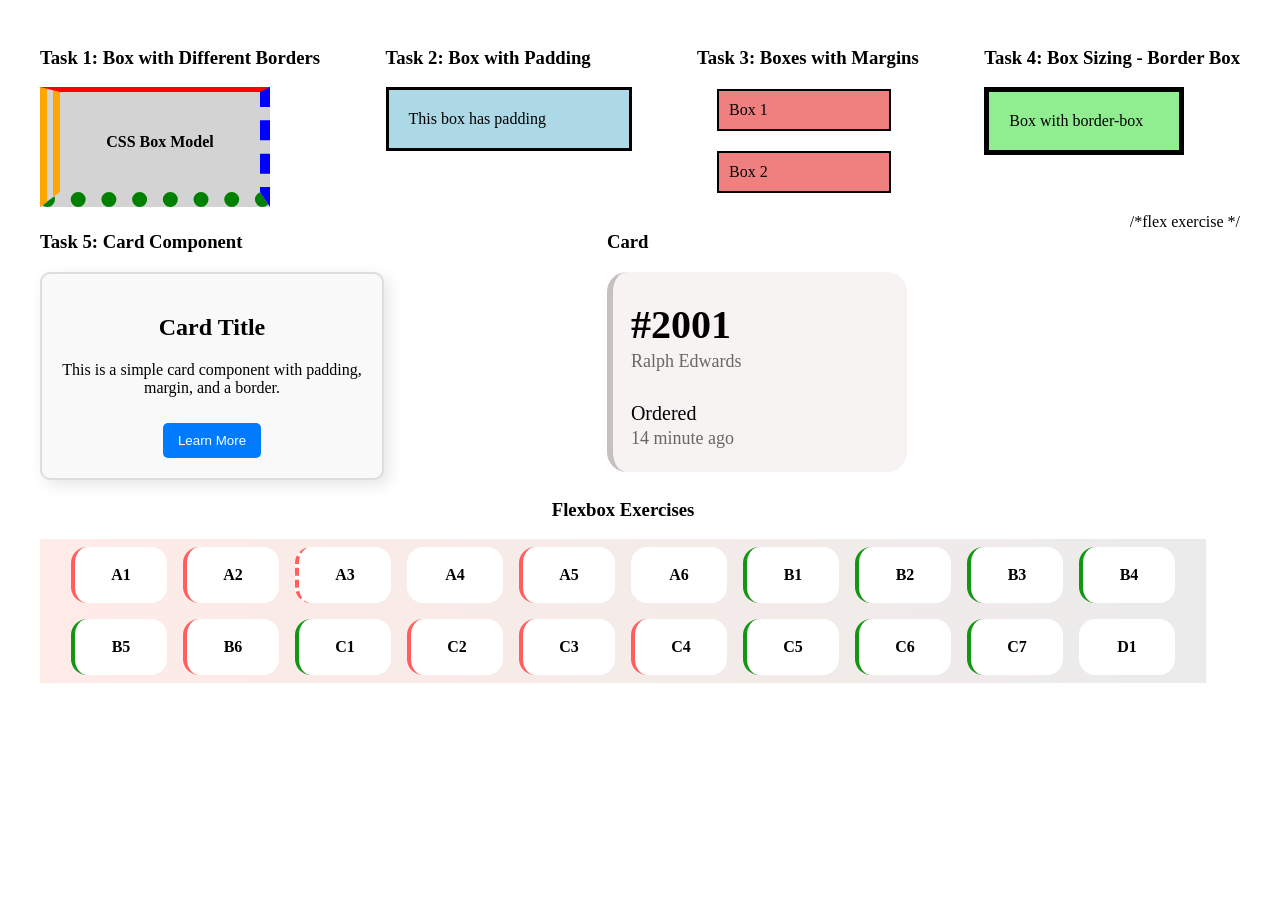
<file: day3/index.html>
<!DOCTYPE html>
<html lang="en">
<head>
    <meta charset="UTF-8">
    <meta name="viewport" content="width=device-width, initial-scale=1.0">
    <title>Day-3</title>
    <link rel="stylesheet" href="flexstyles.css">
</head>
<body>
    <div class="container">
        <div>
            <h3>Task 1: Box with Different Borders</h3>
            <div class="box"> CSS Box Model</div>
        </div>

        <div>
            <h3>Task 2: Box with Padding</h3>
            <div class="box-padding">This box has padding</div>
        </div>
    

  <div>
    <h3>Task 3: Boxes with Margins</h3>
    <div class="box-margin">Box 1</div>
    <div class="box-margin">Box 2</div>
  </div>


  <div>
    <h3>Task 4: Box Sizing - Border Box</h3>
    <div class="box-border-box">Box with border-box</div>
  </div>



  <div>
    <h3>Task 5: Card Component</h3>
    
    <div class="task-5-card">
        <h2>Card Title</h2>
        <p>This is a simple card component with padding, margin, and a border.</p>
        <button>Learn More</button>
    </div>
  </div>


<div>
    <h3>Card</h3>
    <div class="card">
        <p class="card-title">#2001</p>
        <p>Ralph Edwards</p>
        <p class="order">Ordered</p>
        <p>14 minute ago</p>
        </div>
    
</div>

/*flex exercise */

<div>
    <h3 style="text-align: center;">Flexbox Exercises</h3>
    <div class="keyboard">
        <div class="keyboard-card" style="border-left: 4px solid #FF5F5F;">A1</div>
        <div class="keyboard-card" style="border-left: 4px solid #FF5F5F;">A2</div>
        <div class="keyboard-card" style="border-left: 4px dashed#FF5F5F;">A3</div>
        <div class="keyboard-card" style="border-left: 4px none ;">A4</div>
        <div class="keyboard-card" style="border-left: 4px solid #FF5F5F;">A5</div>
        <div class="keyboard-card" style="border-left: 4px none;">A6</div>
        <div class="keyboard-card" style="border-left: 4px solid #139713;">B1</div>
        <div class="keyboard-card" style="border-left: 4px solid #139713;">B2</div>
        <div class="keyboard-card" style="border-left: 4px solid #139713;">B3</div>
        <div class="keyboard-card" style="border-left: 4px solid #139713;">B4</div>
        <div class="keyboard-card" style="border-left: 4px solid #139713;">B5</div>
        <div class="keyboard-card" style="border-left: 4px solid #FF5F5F;">B6</div>
        <div class="keyboard-card" style="border-left: 4px solid #139713;">C1</div>
        <div class="keyboard-card" style="border-left: 4px solid #FF5F5F;">C2</div>
        <div class="keyboard-card" style="border-left: 4px solid #FF5F5F;">C3</div>
        <div class="keyboard-card" style="border-left: 4px solid #FF5F5F;">C4</div>
        <div class="keyboard-card" style="border-left: 4px solid #139713;">C5</div>
        <div class="keyboard-card" style="border-left: 4px solid #139713;">C6</div>
        <div class="keyboard-card" style="border-left: 4px solid #139713;">C7</div>
        <div class="keyboard-card" style="border-left: 4px none;">D1</div>
        
    </div>
</div>



</div>

    
    
</body>
</html>
</file>
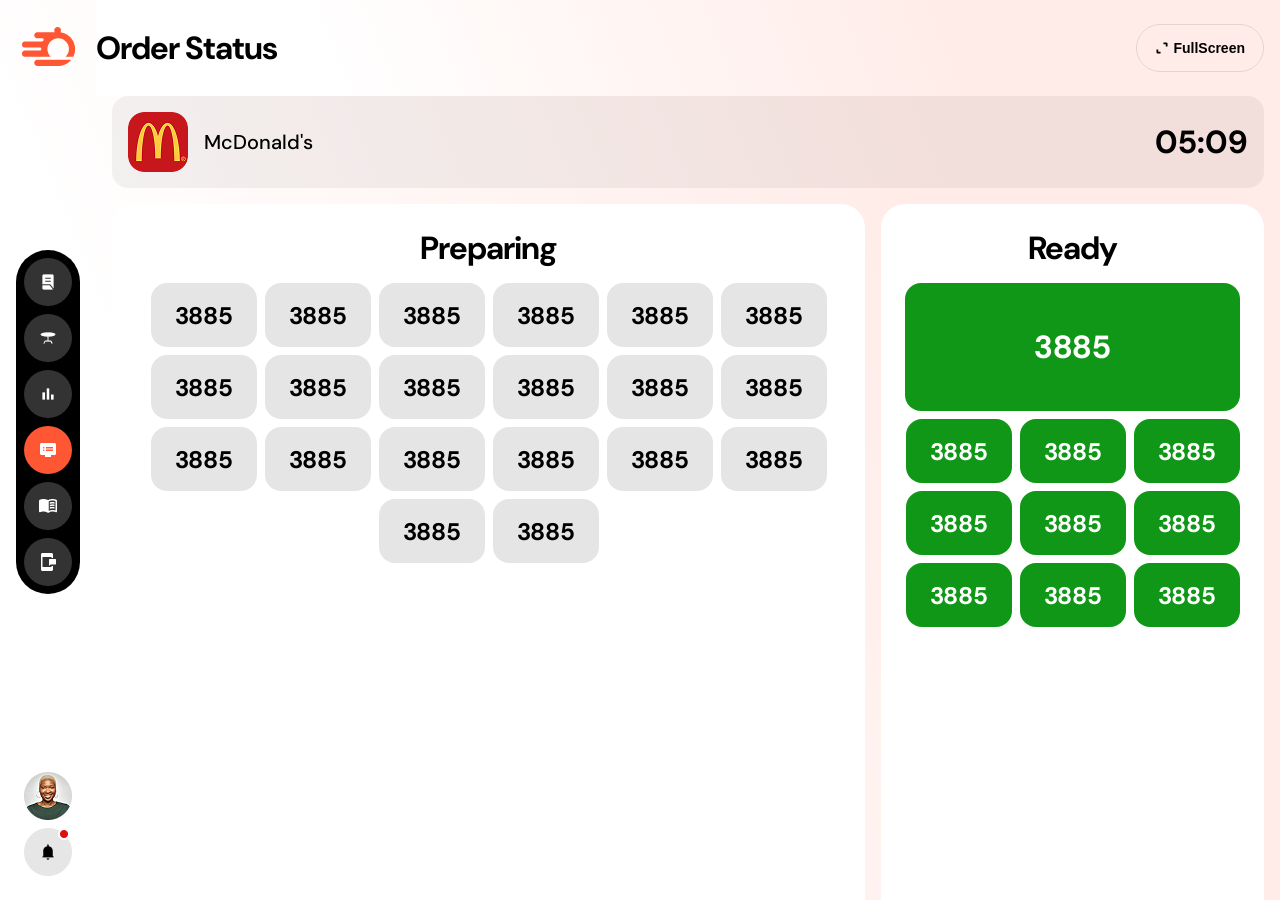
<file: DAY4/index.html>
<!DOCTYPE html>
<html lang="en">
<head>
    <meta charset="UTF-8">
    <meta name="viewport" content="width=device-width, initial-scale=1.0">
    <title>Order Status Dashboard</title>
    <link href="https://fonts.googleapis.com/css2?family=DM+Sans:wght@400;500;700&display=swap" rel="stylesheet">

<link rel="stylesheet" href="style.css">
</head>
<body>
    <!-- Sidebar -->
    <div class="sidebar">
        <div class="sidebar-logo">
            <img src="Logo.svg" alt="Order Status Logo">
        </div>
        <div class="black-sidebard">
            <div class="sidebar-icon">
                <img src="Vector.png" alt="z">
            </div>
            <div class="sidebar-icon">
                <img src="Vector (1).png" alt="z">
            </div>
            <div class="sidebar-icon">
                <img src="Vector (2).png" alt="z">
            </div>
            <div class="sidebar-icon active">
                <img src="Vector (3).png" alt="z">
            </div>
            <div class="sidebar-icon">
                <img src="Vector (4).png" alt="z">
            </div>
            <div class="sidebar-icon">
                <img src="Vector (5).png" alt="z">
            </div>
        </div>
        <div class="sidebar-profile">
            <img src="img 8.png" alt="Profile">
            <img src="image.png" alt="Notification">
        </div>
    </div>
    <!-- Main Content -->
    <div class="main-content">
        <header class="header">
            <h1>Order Status</h1>
            <button class="fullscreen-btn">
                <svg viewBox="0 0 24 24"  fill="none" xmlns="http://www.w3.org/2000/svg">
                    <path d="M4 16V20H8" stroke-linecap="square" stroke-linejoin="bevel"/>
                    <path d="M20 8V4H16" stroke-linecap="square" stroke-linejoin="bevel"/>
                </svg>
                FullScreen
            </button>
        </header>

        <div class="sub-content">
            <div class="brand-card">
                <div class="brand-logo">
                    <img src="macdonald.png" alt="McDonald's Logo">
                    <span>McDonald's</span>
                </div>
                <div class="time">15:03</div>
            </div>

            <!-- Main Content -->
            <div class="grid-container">
                <!-- Preparing Section -->
                <div class=" section-preparing">
                    <h2>Preparing</h2>
                    <div class="box-item">
                        <div class="items">
                            <div class="item">3885</div>
                            <div class="item">3885</div>
                            <div class="item">3885</div>
                            <div class="item">3885</div>
                            <div class="item">3885</div>
                            <div class="item">3885</div>
                            <div class="item">3885</div>
                            <div class="item">3885</div>
                            <div class="item">3885</div>
                            <div class="item">3885</div>
                            <div class="item">3885</div>
                            <div class="item">3885</div>
                            <div class="item">3885</div>
                            <div class="item">3885</div>
                            <div class="item">3885</div>
                            <div class="item">3885</div>
                            <div class="item">3885</div>
                            <div class="item">3885</div>
                            <div class="item">3885</div>
                            <div class="item">3885</div>
                            
                            
                        </div>
                    </div>
                </div>

                <!-- Ready Section -->
                <div class="section-ready">
                    <h2>Ready</h2>
                    <div class="box-item">
                        <div class="items">
                            <div class="item">3885</div>
                            <div class="item">3885</div>
                            <div class="item">3885</div>
                            <div class="item">3885</div>
                            <div class="item">3885</div>
                            <div class="item">3885</div>
                            <div class="item">3885</div>
                            <div class="item">3885</div>
                            <div class="item">3885</div>
                            <div class="item">3885</div>
                            
                            
                        </div>
                    </div>
                </div>
            </div>
        </div>
    </div>

<script>

const fullscreenBtn = document.querySelector('.fullscreen-btn');
const subContent = document.querySelector('.sub-content');
const header = document.querySelector('.header');
const sidebar = document.querySelector('.sidebar');
const mainContent = document.querySelector('.main-content');

fullscreenBtn.addEventListener('click', function () {
  if (!document.fullscreenElement) {
    // Enter fullscreen mode
    document.documentElement.requestFullscreen();
  } else {
    // Exit fullscreen mode
    document.exitFullscreen();
  }
});

document.addEventListener('fullscreenchange', function () {
  if (document.fullscreenElement) {
    
  } else {
    
  }
});

// Update time every second
function updateTime() {
  const timeElement = document.querySelector('.time');
  const now = new Date();
  const hours = String(now.getHours()).padStart(2, '0');
  const minutes = String(now.getMinutes()).padStart(2, '0');
  timeElement.innerText = `${hours}:${minutes}`;
}
setInterval(updateTime, 1000);
updateTime();
    </script>
    
</body>
</html>
</file>
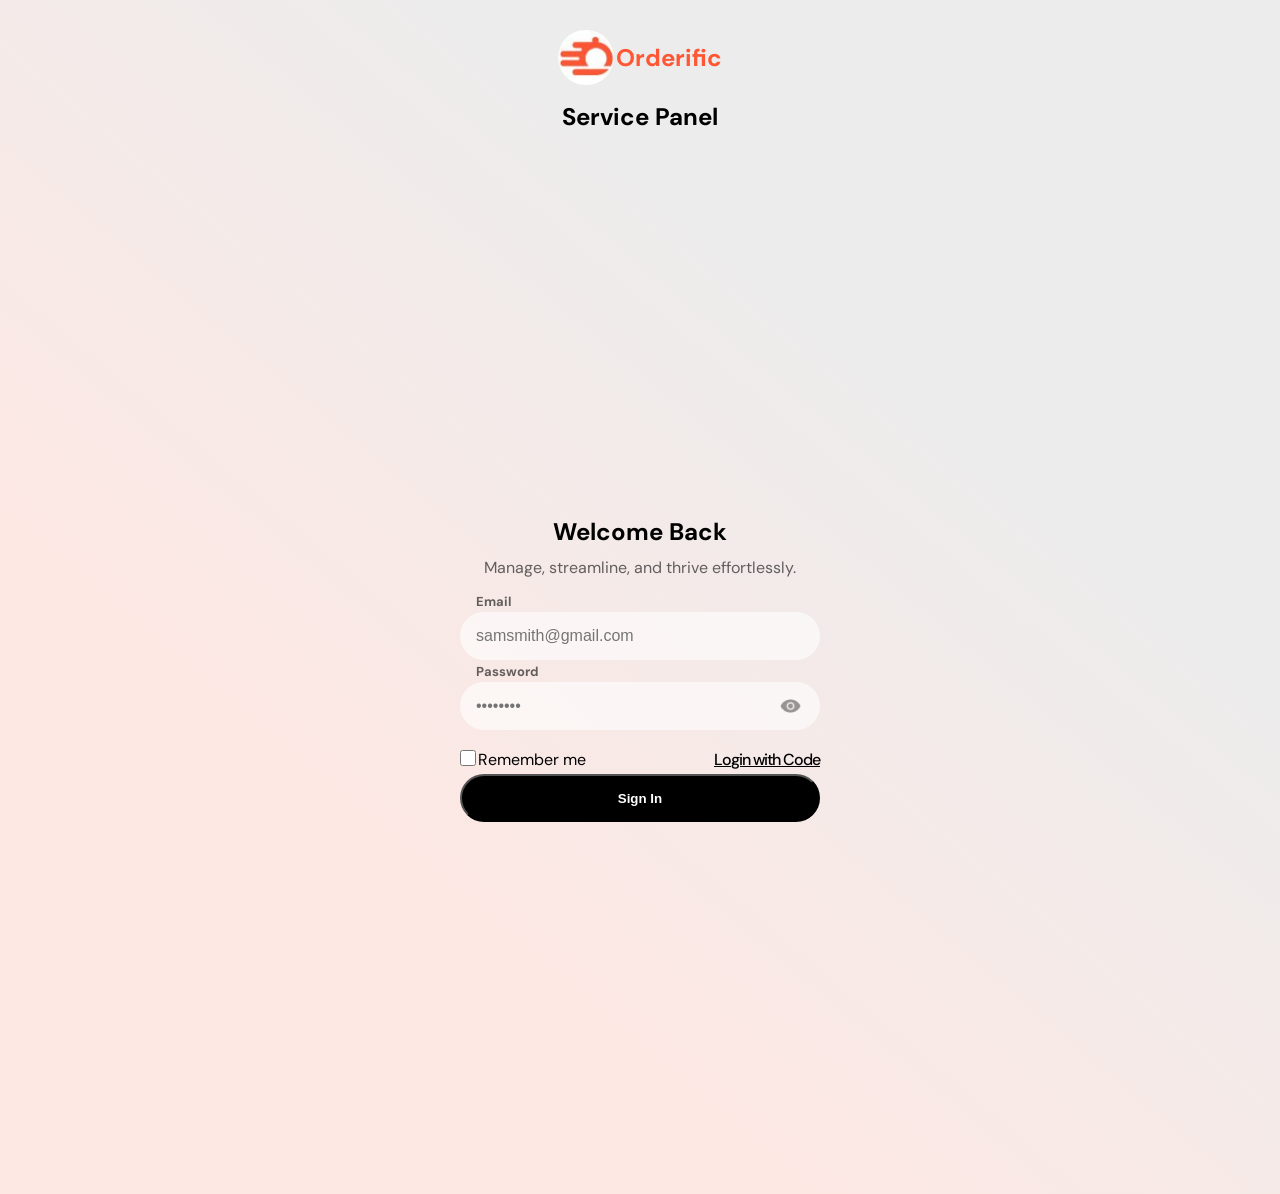
<file: Day5part3/index.html>
<!DOCTYPE html>
<html lang="en">

<head>
  <meta charset="UTF-8">
  <meta name="viewport" content="width=device-width, initial-scale=1.0">
  <link rel="stylesheet" href="signinstyle.css">
  <link href="https://fonts.googleapis.com/css2?family=DM+Sans:wght@400;500;700&display=swap" rel="stylesheet">

  <title>Sign In </title>
</head>

<body>
  <div class="container">
    <!-- Logo and Service Panel -->
    <div class="logo-service">
      <div>
        <img class="logo-image" src="./logo.jpg" alt="logo">
        <p>Orderific</p>
      </div>
      <h2>
        Service Panel
      </h2>
    </div>

    <!-- Form  -->
    <div class="form">
      <form action="">
        <div class="welcome-message"> <!--  Welcome Message -->
          <h2>Welcome Back</h2>
          <p>Manage, streamline, and thrive effortlessly.</p>
        </div>
        <div class="form_bottom"> <!--  Form inputs and button -->
          <div class="email-field">
            <label for="email">Email</label>
            <input type="email" id="email" name="email" placeholder="samsmith@gmail.com">
          </div>
          <div class="password-field">
            <label for="password">Password</label>
            <div class="password-field_input">
              <input type="password" id="password" name="password" placeholder="••••••••">
              <span>
                <img src="Vector.png" alt="show password">
              </span>
            </div>
          </div>

          <div class="checkbox_login-link"> <!--  Remember me checkbox and login option -->
            <div class="remember-me">
              <input type="checkbox" id="remember-me" name="remember-me">
              <label for="remember-me">Remember me</label>
            </div>
            <div class="login">
              <a href="otp2.html">Login with Code</a>
            </div>
          </div>
          <button type="submit"> Sign In</button>
        </div>
      </form>
    </div>

  </div>
</body>

</html>
</file>
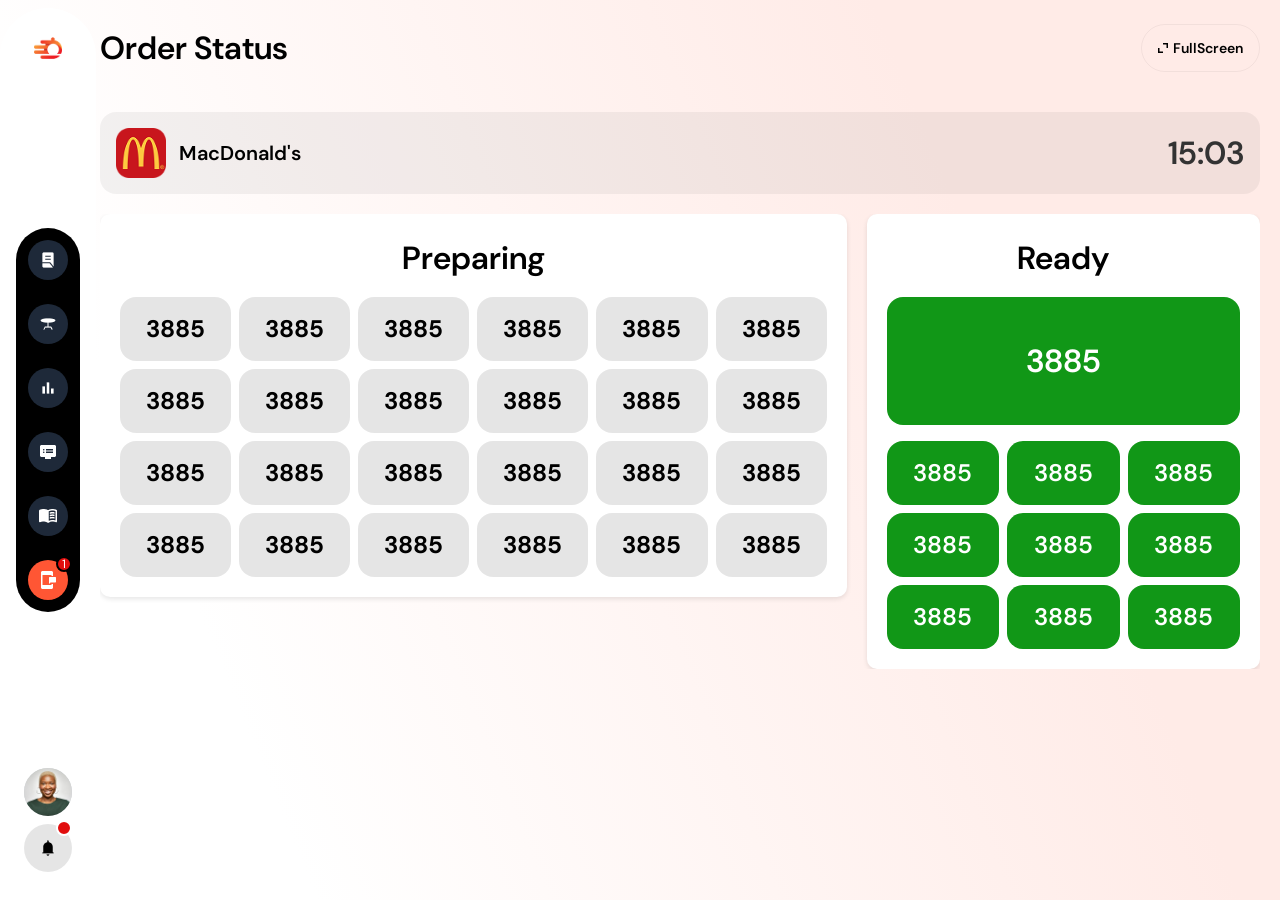
<file: Day7/index.html>
<!doctype html>
<html>

<head>
    <meta charset="UTF-8">
    <meta name="viewport" content="width=device-width, initial-scale=1.0">
    <link href="./output.css" rel="stylesheet">
    <title> Day 7 order Status</title>
    <link
        href="https://fonts.googleapis.com/css2?family=DM+Sans:ital,opsz,wght@0,9..40,100..1000;1,9..40,100..1000&display=swap"
        rel="stylesheet">
        <style>
    @media (max-width: 1024px) {
  body {
    padding-left: 16px;
    padding-right: 16px;
  }

  .flex-grow {
    padding-left: 16px;
    padding-right: 16px;
  }

  #header {
    left: 16px;  
    right: 16px;
    width: auto; 
  }
}

  </style>
    
</head>

<body class="font-['DM_Sans'] background1 min-h-screen w-full max-w-[100vw] overflow-x-hidden flex flex-col">
    <div id="menu-container" class="flex h-full flex-col lg:flex-row">
        <div id="header"
            class="lg:w-auto md:w-full w-[95%] lg:left-0 left-[16px] right-[16px] top-1 lg:h-screen h-16 justify-between rounded-full  bg-white lg:bg-none  flex px-4 py-2 items-center mt-1 mr-2 lg:max-h-screen lg:overflow-hidden overflow-visible  lg:ml-0 ml-auto lg:flex-col sm:flex-row flex-row space-y-4 lg:space-y-auto fixed z-20">
            <div class="bg-white text-2xl font-bold rounded-full h-16 w-16 flex items-center justify-center shrink-0">
                <img src="img/logo.png" alt="brandLogo" class="w-8 h-8 object-contain">
            </div>
            <div class="w-auto h-auto gap-2 p-2 rounded-full bg-black text-white hidden lg:flex flex-col space-y-4 p-3">
                <div class="w-10 h-10 bg-gray-800 rounded-full flex items-center justify-center">
                    <a href=""> <img src="img/Vector.png" alt="icons"></a>
                </div>
                <div class="w-10 h-10 bg-gray-800 rounded-full flex items-center justify-center">
                    <a href=""><img src="img/Vector (1).png" alt="icons"></a>
                </div>
                <div class="w-10 h-10 bg-gray-800 rounded-full flex items-center justify-center">
                    <a href=""><img src="img/Vector (2).png" alt="icons"></a>
                </div>
                <div class="w-10 h-10 bg-gray-800 rounded-full flex items-center justify-center">
                    <a href=""><img src="img/Vector (3).png" alt="icons"></a>
                </div>
                <div class="w-10 h-10 bg-gray-800 rounded-full flex items-center justify-center">
                    <a href=""><img src="img/Vector (4).png" alt="icons"></a>
                </div>
                <div class="w-10 h-10 bg3 rounded-full relative flex items-center justify-center">
                    <a href=""><img src="img/Vector (5).png" alt="icons"></a>
                    <span
                        class="absolute -top-1 -right-1 bg2 text-white w-4 h-4 min-w-4 gap-0 rounded-full pt-0 pr-1 pb-0 pl-1 border-2 border-black text-xs flex items-center justify-center">1</span>
                </div>
            </div>
            <div class="gap-2 p-2 rounded-full flex lg:flex-col flex-row lg:mb-5">
                <div class="w-12 h-12 bg-gray-300 rounded-full overflow-hidden shrink-0">
                    <a href=""><img src="img/user10.png" alt="profile" class="w-full h-full object-cover"></a>
                </div>
                <div class="w-12 h-12 bg-black/10 rounded-full relative flex items-center justify-center shrink-0">
                    <a href=""> <img src="img/Vector7.png" alt="Notification"></a>
                    <span
                        class="absolute -top-1 -right-0 bg2 text-white text-xs border-2 md:w-4 w-3 md:h-4 h-3 flex items-center justify-center rounded-full"></span>
                </div>
            </div>
        </div>


        <!-- Main Content -->
        <div class="sm:mx-auto lg:px-[20px]  w-[100%] relative  lg:ml-20 px-2">
            <header id="mainHeader"
                class="mainHeader flex  font-semibold max-w-[100vw] gap-[20px] flex-row flex-nowrap items-center sticky top-16 lg:top-0 left-4 right-4 py-6 bg-transparent transition-colors  ">
                <span class="w-[50%] text-[32px]">Order Status</span>
                <div class="fullscreen text-right  w-[90%]  ">
                    <button class="  cursor-pointer btn border border-black/5 h-12 py-2 px-4 rounded-[48px] inline-flex items-center text-[14px]">
                        <img class="logo2 max-h-3 max-w-3 mr-[5px] leading-[16px] text-[14px]" src="img/fullscreen.png">FullScreen
                    </button>
                </div>
            </header>

            <div class=" flex justify-between items-center mb-[20px] bg-[rgba(0,0,0,0.05)] p-4 rounded-[16px] mt-12 lg:mt-4 ">
                <div class="brand flex flex-wrap gap-[5px] items-center md:text-[20px] sm:text-[16px] font-semibold">
                    <img src="img/macdonald.png" alt="McDonald's Logo" class="logo w-[50px] h-auto">
                    <span class="brand-name ml-[8px] text-[20px]">MacDonald's</span>
                </div>
                <span class="time md:text-[32px] sm:text-[24px] font-[600] text-right text-[#333]">15:03</span>
            </div>
            <div class="main-content flex flex-col sm:flex-row gap-[20px] overflow-hidden">
               
                <!-- preparing section  -->
                <div
                    class="section preparing sm:flex-1 sm:max-h-[75vh] overflow-y-auto lg:flex-[2] md:flex-[1] sm:w-full  bg-white p-[20px] rounded-[10px] shadow-[0_2px_5px_rgba(0,0,0,0.1)] h-full">
                    <h2 class="text-[32px] mb-[15px] text-black text-center font-[600]">Preparing</h2>
                    <div class="grid preparing-grid lg:grid-cols-6 md:grid-cols-3 sm:grid-cols-2 gap-[8px] auto-rows-[64px]">
                        <span
                            class="p-[10px]  text-[24px] border-none rounded-2xl cursor-pointer bg-black/10 min-w-0 max-h-[64px] font-[700] aspect-[1] w-full h-full flex items-center justify-center">3885</span>
                        <span
                            class="p-[10px] text-[24px] border-none rounded-2xl cursor-pointer bg-black/10 min-w-0 max-h-[64px] font-[700] aspect-[1] w-full h-full flex items-center justify-center">3885</span>
                        <span
                            class="p-[10px] text-[24px] border-none rounded-2xl cursor-pointer bg-black/10 min-w-0 max-h-[64px] font-[700] aspect-[1] w-full h-full flex items-center justify-center">3885</span>
                        <span
                            class="p-[10px] text-[24px] border-none rounded-2xl cursor-pointer bg-black/10 min-w-0 max-h-[64px] font-[700] aspect-[1] w-full h-full flex items-center justify-center">3885</span>
                        <span
                            class="p-[10px] text-[24px] border-none rounded-2xl cursor-pointer bg-black/10 min-w-0 max-h-[64px] font-[700] aspect-[1] w-full h-full flex items-center justify-center">3885</span>
                        <span
                            class="p-[10px] text-[24px] border-none rounded-2xl cursor-pointer bg-black/10 min-w-0 max-h-[64px] font-[700] aspect-[1] w-full h-full flex items-center justify-center">3885</span>
                        <span
                            class="p-[10px] text-[24px] border-none rounded-2xl cursor-pointer bg-black/10 min-w-0 max-h-[64px] font-[700] aspect-[1] w-full h-full flex items-center justify-center">3885</span>
                        <span
                            class="p-[10px] text-[24px] border-none rounded-2xl cursor-pointer bg-black/10 min-w-0 max-h-[64px] font-[700] aspect-[1] w-full h-full flex items-center justify-center">3885</span>
                        <span
                            class="p-[10px] text-[24px] border-none rounded-2xl cursor-pointer bg-black/10 min-w-0 max-h-[64px] font-[700] aspect-[1] w-full h-full flex items-center justify-center">3885</span>
                        <span
                            class="p-[10px] text-[24px] border-none rounded-2xl cursor-pointer bg-black/10 min-w-0 max-h-[64px] font-[700] aspect-[1] w-full h-full flex items-center justify-center">3885</span>
                        <span
                            class="p-[10px] text-[24px] border-none rounded-2xl cursor-pointer bg-black/10 min-w-0 max-h-[64px] font-[700] aspect-[1] w-full h-full flex items-center justify-center">3885</span>
                        <span
                            class="p-[10px] text-[24px] border-none rounded-2xl cursor-pointer bg-black/10 min-w-0 max-h-[64px] font-[700] aspect-[1] w-full h-full flex items-center justify-center">3885</span>
                        <span
                            class="p-[10px] text-[24px] border-none rounded-2xl cursor-pointer bg-black/10 min-w-0 max-h-[64px] font-[700] aspect-[1] w-full h-full flex items-center justify-center">3885</span>
                        <span
                            class="p-[10px] text-[24px] border-none rounded-2xl cursor-pointer bg-black/10 min-w-0 max-h-[64px] font-[700] aspect-[1] w-full h-full flex items-center justify-center">3885</span>
                        <span
                            class="p-[10px] text-[24px] border-none rounded-2xl cursor-pointer bg-black/10 min-w-0 max-h-[64px] font-[700] aspect-[1] w-full h-full flex items-center justify-center">3885</span>
                            <span
                            class="p-[10px] text-[24px] border-none rounded-2xl cursor-pointer bg-black/10 min-w-0 max-h-[64px] font-[700] aspect-[1] w-full h-full flex items-center justify-center">3885</span>
                        <span
                            class="p-[10px] text-[24px] border-none rounded-2xl cursor-pointer bg-black/10 min-w-0 max-h-[64px] font-[700] aspect-[1] w-full h-full flex items-center justify-center">3885</span>
                            <span
                            class="p-[10px] text-[24px] border-none rounded-2xl cursor-pointer bg-black/10 min-w-0 max-h-[64px] font-[700] aspect-[1] w-full h-full flex items-center justify-center">3885</span>
                        <span
                            class="p-[10px] text-[24px] border-none rounded-2xl cursor-pointer bg-black/10 min-w-0 max-h-[64px] font-[700] aspect-[1] w-full h-full flex items-center justify-center">3885</span>
                            <span
                            class="p-[10px] text-[24px] border-none rounded-2xl cursor-pointer bg-black/10 min-w-0 max-h-[64px] font-[700] aspect-[1] w-full h-full flex items-center justify-center">3885</span>
                        <span
                            class="p-[10px] text-[24px] border-none rounded-2xl cursor-pointer bg-black/10 min-w-0 max-h-[64px] font-[700] aspect-[1] w-full h-full flex items-center justify-center">3885</span>
                            <span
                            class="p-[10px] text-[24px] border-none rounded-2xl cursor-pointer bg-black/10 min-w-0 max-h-[64px] font-[700] aspect-[1] w-full h-full flex items-center justify-center">3885</span>
                        <span
                            class="p-[10px] text-[24px] border-none rounded-2xl cursor-pointer bg-black/10 min-w-0 max-h-[64px] font-[700] aspect-[1] w-full h-full flex items-center justify-center">3885</span>
                            <span
                            class="p-[10px] text-[24px] border-none rounded-2xl cursor-pointer bg-black/10 min-w-0 max-h-[64px] font-[700] aspect-[1] w-full h-full flex items-center justify-center">3885</span>
                    </div>
                </div>
                <!-- Ready section  -->
                <div
                    class="section ready sm:flex-1 sm:max-h-[100vh] overflow-y-auto md:flex-[1] sm:w-full bg-white p-[20px] rounded-[10px] shadow-[0_2px_5px_rgba(0,0,0,0.1)]">
                    <h2 class="text-[32px] mb-[15px] text-black text-center font-[600]">Ready</h2>
                    <div class="grid ready-grid grid-cols-3 gap-[8px] md:auto-rows-[64px] auto-rows-[64px]">
                        <span
                            class="p-[10px] text-[32px]  border-none rounded-2xl cursor-pointer bg-[rgba(17,151,23,1)] text-white min-w-0 max-h-[128px] font-semibold aspect-[1] w-full h-full flex items-center justify-center col-span-3 row-span-2">3885</span>
                        <span
                            class="p-[10px] text-[24px] border-none rounded-2xl cursor-pointer bg-[rgba(17,151,23,1)] text-white min-w-0 max-h-[64px] font-semibold aspect-[1] w-full h-full flex items-center justify-center">3885</span>
                        <span
                            class="p-[10px] text-[24px] border-none rounded-2xl cursor-pointer bg-[rgba(17,151,23,1)] text-white min-w-0 max-h-[64px] font-semibold aspect-[1] w-full h-full flex items-center justify-center">3885</span>
                        <span
                            class="p-[10px] text-[24px] border-none rounded-2xl cursor-pointer bg-[rgba(17,151,23,1)] text-white min-w-0 max-h-[64px] font-semibold aspect-[1] w-full h-full flex items-center justify-center">3885</span>
                        <span
                            class="p-[10px] text-[24px] border-none rounded-2xl cursor-pointer bg-[rgba(17,151,23,1)] text-white min-w-0 max-h-[64px] font-semibold aspect-[1] w-full h-full flex items-center justify-center">3885</span>
                        <span
                            class="p-[10px] text-[24px] border-none rounded-2xl cursor-pointer bg-[rgba(17,151,23,1)] text-white min-w-0 max-h-[64px] font-semibold aspect-[1] w-full h-full flex items-center justify-center">3885</span>
                        <span
                            class="p-[10px] text-[24px] border-none rounded-2xl cursor-pointer bg-[rgba(17,151,23,1)] text-white min-w-0 max-h-[64px] font-semibold aspect-[1] w-full h-full flex items-center justify-center">3885</span>
                        <span
                            class="p-[10px] text-[24px] border-none rounded-2xl cursor-pointer bg-[rgba(17,151,23,1)] text-white min-w-0 max-h-[64px] font-semibold aspect-[1] w-full h-full flex items-center justify-center">3885</span>
                        <span
                            class="p-[10px] text-[24px] border-none rounded-2xl cursor-pointer bg-[rgba(17,151,23,1)] text-white min-w-0 max-h-[64px] font-semibold aspect-[1] w-full h-full flex items-center justify-center">3885</span>
                        <span
                            class="p-[10px] text-[24px] border-none rounded-2xl cursor-pointer bg-[rgba(17,151,23,1)] text-white min-w-0 max-h-[64px] font-semibold aspect-[1] w-full h-full flex items-center justify-center">3885</span>
                       
                </div>
            </div>
        </div>

    </div>

    <!-- Sidebar for responsive -->
    <div id="Responsive-menu-container">
        <div
            class="md:w-auto md:h-auto h-15 gap-2 p-2 rounded-full bg-black text-white fixed bottom-3 left-1/2 transform -translate-x-1/2 p-3 rounded-full flex md:space-x-4 space-x-2 lg:hidden z-20 pointer-events-auto">
            <div class="md:w-10 w-8 md:h-10 h-8 bg-gray-800 rounded-full flex items-center justify-center">
                <a href=""><img src="img/Vector.png" alt="iconss"></a>
            </div>
            <div class="md:w-10 w-8 md:h-10 h-8 bg-gray-800 rounded-full flex items-center justify-center">
                <a href=""><img src="img/Vector (1).png" alt="iconss"></a>
            </div>
            <div class="md:w-10 w-8 md:h-10 h-8 bg-gray-800 rounded-full flex items-center justify-center">
                <a href=""><img src="img/Vector (2).png" alt="iconss"></a>
            </div>
            <div class="md:w-10 w-8 md:h-10 h-8 bg-gray-800 rounded-full flex items-center justify-center">
                <a href=""><img src="img/Vector (3).png" alt="iconss"></a>
            </div>
            <div class="md:w-10 w-8 md:h-10 h-8 bg-gray-800 rounded-full flex items-center justify-center">
                <a href=""><img src="img/Vector (4).png" alt="iconss"></a>
            </div>
            <div class="md:w-10 w-8 md:h-10 h-8 bg3 rounded-full relative flex items-center justify-center">
                <a href=""><img src="img/Vector (5).png" alt="iconss"></a>
                <span
                    class="absolute -top-1 -right-1 bg2 text-white w-4 h-4 min-w-4 gap-0 rounded-full pt-0 pr-1 pb-0 pl-1 border-2 border-black text-xs flex items-center justify-center">1</span>
            </div>
        </div>
    </div>

  <script>
    // Fullscreen button functionality
    document.querySelector('.fullscreen button').addEventListener('click', function() {
        // Open fullscreen.html in a new window
        window.open('fullscreen.html', '_blank');

        
    });
    document.addEventListener('scroll', () => {
        const element = document.getElementById('mainHeader');

        if (window.scrollY > 0) {
            // Remove transparent, add semi-transparent white
            element.classList.remove('bg-transparent');
            element.classList.add('bg-[rgba(255,255,255,1)]', 'rounded-2xl');
        } else {
            // Remove semi-transparent white, add transparent
            element.classList.remove('bg-[rgba(255,255,255,1)]', 'rounded-2xl');
            element.classList.add('bg-transparent');
        }
    });
</script>
</body>

</html>
</file>
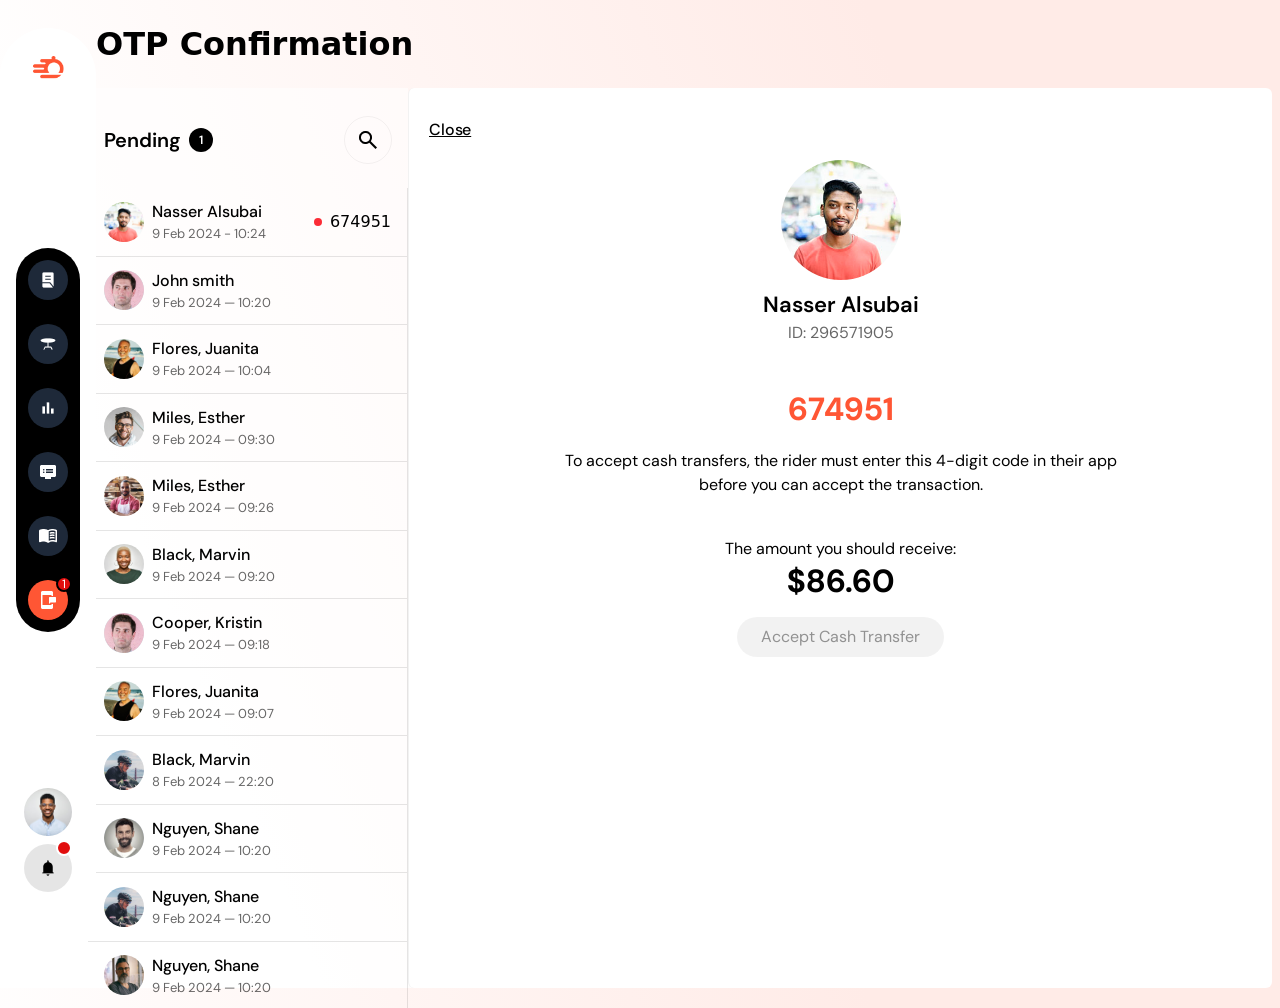
<file: Day8/index.html>
<!doctype html>
<html>

<head>
  <meta charset="UTF-8">
  <meta name="viewport" content="width=device-width, initial-scale=1.0">
  <link rel="preconnect" href="https://fonts.googleapis.com">
  <link rel="preconnect" href="https://fonts.gstatic.com" crossorigin>
  <link
    href="https://fonts.googleapis.com/css2?family=DM+Sans:ital,opsz,wght@0,9..40,100..1000;1,9..40,100..1000&display=swap"
    rel="stylesheet">
    <link rel="stylesheet" href="output.css">
  <style>
    @media (max-width: 992px) {
      body {
        padding-left: 16px;
        padding-right: 16px;
      }
      
      .flex-grow {
        padding-left: 16px;
        padding-right: 16px;
      }
    }
    </style>
</head>


<body class="font-['DM_Sans'] background1 min-h-screen w-full max-w-[100vw] overflow-x-hidden flex flex-col">
  <div class="flex h-full flex-col lg:flex-row ">
    <!-- Sidebar -->
    <div
      class="lg:w-auto md:w-full w-[95%] lg:left-0 top-1 lg:h-screen h-17 justify-between rounded-full  bg-white lg:bg-none  flex px-4 py-2 items-center mt-6 lg:max-h-screen lg:overflow-hidden overflow-visible  lg:ml-0 ml-auto lg:flex-col sm:flex-row flex-row space-y-4 lg:space-y-auto lg:fixed sticky z-20 duration-300 ">
      <div class="bg-white  h-16 w-16 text-2xl font-bold rounded-full flex items-center justify-center">
        <img src="Logo (1).png" alt="brandLogo" class="w-8 h-8 object-contain">
      </div>
      <div
        class="w-auto h-auto gap-2 p-2 rounded-full bg-black text-white hidden lg:flex flex-col space-y-4 bg-black p-3">
        <div class="w-10 h-10 bg-gray-800 rounded-full flex items-center justify-center">
          <img src="Vector (6).png" alt="menuItem">
        </div>
        <div class="w-10 h-10 bg-gray-800 rounded-full flex items-center justify-center">
          <img src="Vector (7).png" alt="menuItem">
        </div>
        <div class="w-10 h-10 bg-gray-800 rounded-full flex items-center justify-center">
          <img src="Vector (8).png" alt="menuItem">
        </div>
        <div class="w-10 h-10 bg-gray-800 rounded-full flex items-center justify-center">
          <img src="Vector (9).png" alt="menuItem">
        </div>
        <div class="w-10 h-10 bg-gray-800 rounded-full flex items-center justify-center">
          <img src="Vector (10).png" alt="menuItem">
        </div>
        <div class="w-10 h-10 bg3 rounded-full relative flex items-center justify-center">
          <img src="Vector (11).png" alt="menuItem">
          <span
            class="absolute -top-1 -right-1 bg2 text-white w-4 h-4 min-w-4 gap-0 rounded-full pt-0 pr-1 pb-0 pl-1 border-2 border-black text-xs flex items-center justify-center">1</span>
        </div>
      </div>
      <div class="gap-2 p-2 rounded-full flex lg:flex-col flex-row lg:mb-5">
        <div class="w-12 h-12 bg-gray-300 rounded-full overflow-hidden">
          <img src="user12.png" alt="profile" class="w-full h-full object-cover">
        </div>
        <div class="w-12 h-12 bg-black/10 rounded-full relative flex items-center justify-center">
          <img src="Vector.png" alt="Notification">
          <span
            class="absolute -top-1 -right-0 bg2 text-white text-xs border-2 w-4 h-4 flex items-center justify-center rounded-full"></span>
        </div>
      </div>
    </div>

    <!-- Main Content -->
    <div class="flex flex-grow flex-col h-full  lg:ml-20">
      <!-- Pending Transactions -->
      <div id="mainHeader" class="h-full w-full pt-[16px] md:pt-[24px] pr-[16px] md:pb-[24px] pb-[16px] pl-[16px] lg:top-0 top-16 sticky block z-11 bg-transparent transition-colors duration-300">
        <h2
          class="font-bold md:text-[32px] text-[24px] leading-[40px] tracking-[3%] font-sans text-center md:text-left ">
          OTP Confirmation
        </h2>
      </div>
      <div
        class=" h-screen gap-0 rounded-[24px] pr-0  flex flex-col md:flex-row min-h-screen ml-2 mr-2 mx-auto  ">
        <!-- Sidebar (Sticky on Left) -->
        <div class="w-full md:w-[320px] h-screen md:h-[100vh] gap-6 pt-7 pr-0 pb-1 pl-0 bg-white/60 sticky  z-10">
          <!-- Header with Pending and Search -->
          <div class="flex justify-between w-full md:w-[320px] h-12 gap-4 px-4" id="headerSection">
            <h3 class=" font-semibold flex items-center gap-2 text-[20px]">
              Pending
              <span class="bg-black text-white text-xs w-6 h-6 flex items-center justify-center rounded-full">1</span>
            </h3>
            <div
              class="w-[48px] h-[48px] border border-black/5 rounded-full flex items-center justify-center hidden md:flex cursor-pointer"
              id="searchBtn">
              <img src="Vector13.png" alt="search" class="w-4.5 h-4.5">
            </div>
          </div>
          <!-- Search Overlay (replaces headerSection when active) -->
          <div class="w-full md:w-[320px] h-12 gap-4 px-4 hidden" id="searchOverlay">
            <div class="bg-white rounded-full shadow-lg p-2 flex items-center w-full h-full">
              <input type="text" placeholder="Search..." class="w-full p-2 rounded-full border-none focus:outline-none">
              <button class="ml-2 text-black/60 hover:text-black text-2xl font-bold cursor-pointer " id="searchCloseBtn">×</button>
            </div>
          </div>
          <!-- Scrollable List -->
          <div
            class="w-full md:w-[320px] h-[calc(100%-3rem)] mt-6 overflow-y-auto overflow-x-hidden border-r border-black/10">
            <div
              class="w-full gap-2 px-4 py-3 border-b border-black/10 flex items-center justify-between cursor-pointer hover:bg-gray-100">
              <div class="flex items-center gap-2">
                <div class="w-10 h-10 bg-gray-300 rounded-full overflow-hidden flex-shrink-0">
                  <img src="user.png" alt="users" class="w-full h-full object-cover">
                </div>
                <div class="flex-1 min-w-0">
                  <p class="font-medium truncate">Nasser Alsubai</p>
                  <p class="text-[13px] text-black/60 truncate">9 Feb 2024 - 10:24</p>
                </div>
              </div>
              <p class="font-sans font-medium text-base leading-6 flex items-center gap-2 flex-shrink-0">
                <span
                  class="bg-red-500 text-white text-xs w-2 h-2 flex items-center justify-center rounded-full"></span>
                <span class="text-black">674951</span>
              </p>
            </div>
            <div
              class="w-full gap-2 px-4 py-3 border-b border-black/10 flex items-center justify-between cursor-pointer hover:bg-gray-100">
              <div class="flex items-center gap-2">
                <div class="w-10 h-10 bg-gray-300 rounded-full overflow-hidden flex-shrink-0">
                  <img src="user2.png" alt="users" class="w-full h-full object-cover">
                </div>
                <div class="flex-1 min-w-0">
                  <p class="font-medium truncate">John smith</p>
                  <p class="text-[13px] text-black/60 truncate">9 Feb 2024 — 10:20</p>
                </div>
              </div>
            </div>
            <div
              class="w-full gap-2 px-4 py-3 border-b border-black/10 flex items-center justify-between cursor-pointer hover:bg-gray-100">
              <div class="flex items-center gap-2">
                <div class="w-10 h-10 bg-gray-300 rounded-full overflow-hidden flex-shrink-0">
                  <img src="user3.png" alt="" class="w-full h-full object-cover">
                </div>
                <div class="flex-1 min-w-0">
                  <p class="font-medium truncate">Flores, Juanita</p>
                  <p class="text-[13px] text-black/60 truncate">9 Feb 2024 — 10:04</p>
                </div>
              </div>
            </div>
            <div
              class="w-full gap-2 px-4 py-3 border-b border-black/10 flex items-center justify-between cursor-pointer hover:bg-gray-100">
              <div class="flex items-center gap-2">
                <div class="w-10 h-10 bg-gray-300 rounded-full overflow-hidden flex-shrink-0">
                  <img src="user1.png"class="w-full h-full object-cover">
                </div>
                <div class="flex-1 min-w-0">
                  <p class="font-medium truncate">Miles, Esther</p>
                  <p class="text-[13px] text-black/60 truncate">9 Feb 2024 — 09:30</p>
                </div>
              </div>
            </div>
            <div
              class="w-full gap-2 px-4 py-3 border-b border-black/10 flex items-center justify-between cursor-pointer hover:bg-gray-100">
              <div class="flex items-center gap-2">
                <div class="w-10 h-10 bg-gray-300 rounded-full overflow-hidden flex-shrink-0">
                  <img src="user10.png" alt="" class="w-full h-full object-cover">
                </div>
                <div class="flex-1 min-w-0">
                  <p class="font-medium truncate">Miles, Esther</p>
                  <p class="text-[13px] text-black/60 truncate">9 Feb 2024 — 09:26</p>
                </div>
              </div>
            </div>
            <div
              class="w-full gap-2 px-4 py-3 border-b border-black/10 flex items-center justify-between cursor-pointer hover:bg-gray-100">
              <div class="flex items-center gap-2">
                <div class="w-10 h-10 bg-gray-300 rounded-full overflow-hidden flex-shrink-0">
                  <img src="user4.png" alt="" class="w-full h-full object-cover">
                </div>
                <div class="flex-1 min-w-0">
                  <p class="font-medium truncate">Black, Marvin</p>
                  <p class="text-[13px] text-black/60 truncate">9 Feb 2024 — 09:20</p>
                </div>
              </div>
            </div>
            <div
              class="w-full gap-2 px-4 py-3 border-b border-black/10 flex items-center justify-between cursor-pointer hover:bg-gray-100">
              <div class="flex items-center gap-2">
                <div class="w-10 h-10 bg-gray-300 rounded-full overflow-hidden flex-shrink-0">
                  <img src="user2.png" alt="" class="w-full h-full object-cover">
                </div>
                <div class="flex-1 min-w-0">
                  <p class="font-medium truncate">Cooper, Kristin</p>
                  <p class="text-[13px] text-black/60 truncate">9 Feb 2024 — 09:18</p>
                </div>
              </div>
            </div>
            <div
              class="w-full gap-2 px-4 py-3 border-b border-black/10 flex items-center justify-between cursor-pointer hover:bg-gray-100">
              <div class="flex items-center gap-2">
                <div class="w-10 h-10 bg-gray-300 rounded-full overflow-hidden flex-shrink-0">
                  <img src="user3.png" alt="" class="w-full h-full object-cover">
                </div>
                <div class="flex-1 min-w-0">
                  <p class="font-medium truncate">Flores, Juanita</p>
                  <p class="text-[13px] text-black/60 truncate">9 Feb 2024 — 09:07</p>
                </div>
              </div>
            </div>
            <div
              class="w-full gap-2 px-4 py-3 border-b border-black/10 flex items-center justify-between cursor-pointer hover:bg-gray-100">
              <div class="flex items-center gap-2">
                <div class="w-10 h-10 bg-gray-300 rounded-full overflow-hidden flex-shrink-0">
                  <img src="user5.png" alt="" class="w-full h-full object-cover">
                </div>
                <div class="flex-1 min-w-0">
                  <p class="font-medium truncate">Black, Marvin</p>
                  <p class="text-[13px] text-black/60 truncate">8 Feb 2024 — 22:20</p>
                </div>
              </div>
            </div>
            <div
              class="w-full gap-2 px-4 py-3 border-b border-black/10 flex items-center justify-between cursor-pointer hover:bg-gray-100">
              <div class="flex items-center gap-2">
                <div class="w-10 h-10 bg-gray-300 rounded-full overflow-hidden flex-shrink-0">
                  <img src="user6.png" alt="users" class="w-full h-full object-cover">
                </div>
                <div class="flex-1 min-w-0">
                  <p class="font-medium truncate">Nguyen, Shane</p>
                  <p class="text-[13px] text-black/60 truncate">9 Feb 2024 — 10:20</p>
                </div>
              </div>
            </div>
            <div
              class="w-full gap-2 px-4 py-3 border-b border-black/10 flex items-center justify-between cursor-pointer hover:bg-gray-100">
              <div class="flex items-center gap-2">
                <div class="w-10 h-10 bg-gray-300 rounded-full overflow-hidden flex-shrink-0">
                  <img src="user5.png" alt="users" class="w-full h-full object-cover">
                </div>
                <div class="flex-1 min-w-0">
                  <p class="font-medium truncate">Nguyen, Shane</p>
                  <p class="text-[13px] text-black/60 truncate">9 Feb 2024 — 10:20</p>
                </div>
              </div>
            </div>
            <div
              class="w-full gap-2 px-4 py-3 border-b border-black/10 flex items-center justify-between cursor-pointer hover:bg-gray-100">
              <div class="flex items-center gap-2">
                <div class="w-10 h-10 bg-gray-300 rounded-full overflow-hidden flex-shrink-0">
                  <img src="user9.png" alt="users" class="w-full h-full object-cover">
                </div>
                <div class="flex-1 min-w-0">
                  <p class="font-medium truncate">Nguyen, Shane</p>
                  <p class="text-[13px] text-black/60 truncate">9 Feb 2024 — 10:20</p>
                </div>
              </div>
            </div>
            <div
              class="w-full gap-2 px-4 py-3 border-b border-black/10 flex items-center justify-between cursor-pointer hover:bg-gray-100">
              <div class="flex items-center gap-2">
                <div class="w-10 h-10 bg-gray-300 rounded-full overflow-hidden flex-shrink-0">
                  <img src="user12.png" alt="users" class="w-full h-full object-cover">
                </div>
                <div class="flex-1 min-w-0">
                  <p class="font-medium truncate">Nguyen, Shane</p>
                  <p class="text-[13px] text-black/60 truncate">9 Feb 2024 — 10:20</p>
                </div>
              </div>
            </div>
            <div
              class="w-full gap-2 px-4 py-3 border-b border-black/10 flex items-center justify-between cursor-pointer hover:bg-gray-100">
              <div class="flex items-center gap-2">
                <div class="w-10 h-10 bg-gray-300 rounded-full overflow-hidden flex-shrink-0">
                  <img src="user1.png" alt="users" class="w-full h-full object-cover">
                </div>
                <div class="flex-1 min-w-0">
                  <p class="font-medium truncate">Nguyen, Shane</p>
                  <p class="text-[13px] text-black/60 truncate">9 Feb 2024 — 10:20</p>
                </div>
              </div>
            </div>
            <div
              class="w-full gap-2 px-4 py-3 border-b border-black/10 flex items-center justify-between cursor-pointer hover:bg-gray-100">
              <div class="flex items-center gap-2">
                <div class="w-10 h-10 bg-gray-300 rounded-full overflow-hidden flex-shrink-0">
                  <img src="user3.png" alt="users" class="w-full h-full object-cover">
                </div>
                <div class="flex-1 min-w-0">
                  <p class="font-medium truncate">Nguyen, Shane</p>
                  <p class="text-[13px] text-black/60 truncate">9 Feb 2024 — 10:20</p>
                </div>
              </div>
            </div>
            <div
              class="w-full gap-2 px-4 py-3 border-b border-black/10 flex items-center justify-between cursor-pointer hover:bg-gray-100">
              <div class="flex items-center gap-2">
                <div class="w-10 h-10 bg-gray-300 rounded-full overflow-hidden flex-shrink-0">
                  <img src="user.png" alt="users" class="w-full h-full object-cover">
                </div>
                <div class="flex-1 min-w-0">
                  <p class="font-medium truncate">Nguyen, Shane</p>
                  <p class="text-[13px] text-black/60 truncate">9 Feb 2024 — 10:20</p>
                </div>
              </div>
            </div>
            <div
              class="w-full gap-2 px-4 py-3 border-b border-black/10 flex items-center justify-between cursor-pointer hover:bg-gray-100">
              <div class="flex items-center gap-2">
                <div class="w-10 h-10 bg-gray-300 rounded-full overflow-hidden flex-shrink-0">
                  <img src="user9.png" alt="users" class="w-full h-full object-cover">
                </div>
                <div class="flex-1 min-w-0">
                  <p class="font-medium truncate">Nguyen, Shane</p>
                  <p class="text-[13px] text-black/60 truncate">9 Feb 2024 — 10:20</p>
                </div>
              </div>
            </div>
          </div>
        </div>

        <!-- OTP Details (Fixed, No Scroll) -->
        <div
          class="flex-grow w-full md:w-1/2 h-auto rounded-md gap-2 lg:gap-0 md:px-5 border-l border-black/5 flex flex-col bg-white ">
          <button
            class="self-start text-black font-['DM_Sans'] font-medium text-[16px] leading-5 tracking-[-0.01em] underline mt-8 mb-5 pl-7 md:pl-0">Close</button>
          <div class="text-center space-y-10 mx-auto max-w-[600px] flex flex-col  overflow-hidden ">
            <div class="space-y-0">
              <div class="w-[120px] h-[120px] bg-black/5 rounded-full mx-auto overflow-hidden mb-2">
                <img src="user.png" alt="" class="w-full h-full object-cover">
              </div>
              <h3 class="text-[22px] font-semibold">Nasser Alsubai</h3>
              <p class="text-black/60">ID: 296571905</p>
            </div>
            <div class="space-y-4">
              <h1 class="text-[32px] font-bold text-[rgba(255,86,52,1)]">674951</h1>
              <p class="text-black text-[16px]">
                To accept cash transfers, the rider must enter this 4-digit code in their app before you can accept the
                transaction.
              </p>
            </div>
            <div class="space-y-0 ">
              <p class="text-[16px] ">The amount you should receive:</p>
              <p class="text-[32px] leading-10 font-bold mb-4">$86.60</p>
              <button class="bg-black/5 text-black/40 text-4 px-6 py-2 rounded-full cursor-pointer">Accept Cash
                Transfer</button>
            </div>
          </div>
        </div>
      </div>
    </div>
  </div>
  <div
    class="md:w-auto md:h-auto h-15 gap-2 p-2 rounded-full bg-black text-white fixed bottom-3 left-1/2 transform -translate-x-1/2 p-3 rounded-full flex md:space-x-4 space-x-2 lg:hidden z-20 pointer-events-auto">
    <div class="md:w-10 w-8 md:h-10 h-8 bg-gray-800 rounded-full flex items-center justify-center">
      <img src="Vector (6).png" alt="menuItems">
    </div>
    <div class="md:w-10 w-8 md:h-10 h-8 bg-gray-800 rounded-full flex items-center justify-center">
      <img src="Vector (6).png" alt="menuItems">
    </div>
    <div class="md:w-10 w-8 md:h-10 h-8 bg-gray-800 rounded-full flex items-center justify-center">
      <img src="Vector (6).png" alt="menuItems">
    </div>
    <div class="md:w-10 w-8 md:h-10 h-8 bg-gray-800 rounded-full flex items-center justify-center">
      <img src="Vector (6).png" alt="menuItems">
    </div>
    <div class="md:w-10 w-8 md:h-10 h-8 bg-gray-800 rounded-full flex items-center justify-center">
      <img src="Vector (6).png" alt="menuItems">
    </div>
    <div class="md:w-10 w-8 md:h-10 h-8 bg3 rounded-full relative flex items-center justify-center">
      <img src="Vector (6).png" alt="menuItems">
      <span
        class="absolute -top-1 -right-1 bg2 text-white w-4 h-4 min-w-4 gap-0 rounded-full pt-0 pr-1 pb-0 pl-1 border-2 border-black text-xs flex items-center justify-center">1</span>
    </div>
  </div>
</body>
<!-- Search js file -->
  <script>
    document.addEventListener('DOMContentLoaded', () => {
      const searchBtn = document.getElementById('searchBtn');
      const headerSection = document.getElementById('headerSection');
      const searchOverlay = document.getElementById('searchOverlay');
      const searchCloseBtn = document.getElementById('searchCloseBtn');
      // Search functionality
      searchBtn.addEventListener('click', () => {
        headerSection.classList.add('hidden');
        searchOverlay.classList.remove('hidden');
      });

      searchCloseBtn.addEventListener('click', () => {
        searchOverlay.classList.add('hidden');
        headerSection.classList.remove('hidden');
      });
    });
  </script>
 
    <script>
      document.addEventListener('scroll', () => {
          const element = document.getElementById('mainHeader');
  
          if (window.scrollY > 0) {
              // Remove transparent, add semi-transparent white
              element.classList.remove('bg-transparent');
              element.classList.add('bg-[rgba(255,255,255,1)]', 'rounded-2xl');
          } else {
              // Remove semi-transparent white, add transparent
              element.classList.remove('bg-[rgba(255,255,255,1)]', 'rounded-2xl');
              element.classList.add('bg-transparent');
          }
      });
  </script>
</html>
</file>
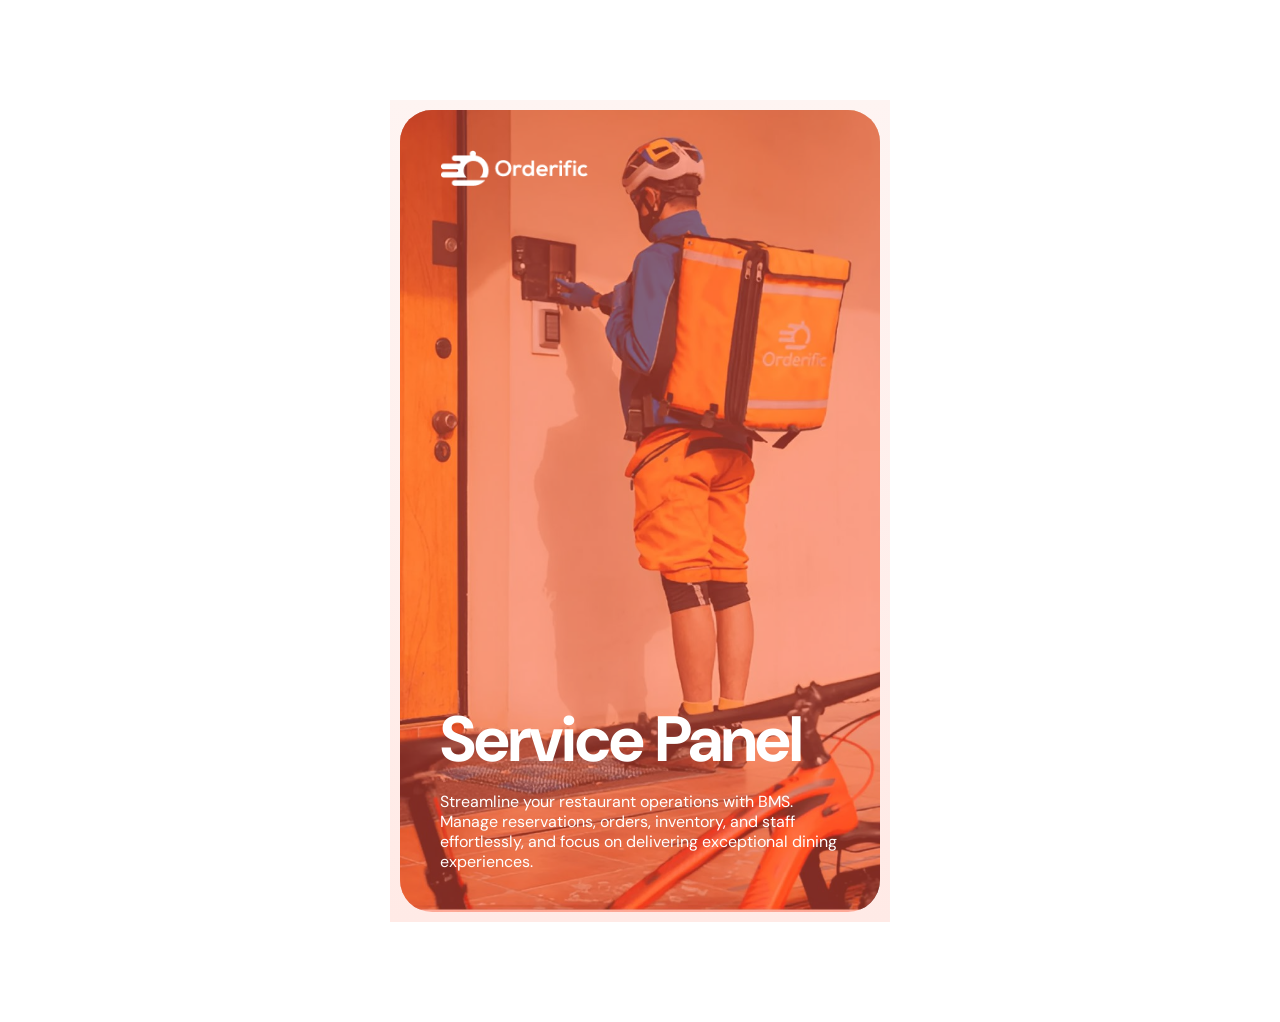
<file: day5part1/day5 copy.html>
<!DOCTYPE html>
<html lang="en">
<head>
    <meta charset="UTF-8">
    <meta name="viewport" content="width=device-width, initial-scale=1.0">
    <title>Document</title>
    <link rel="stylesheet" href="styles.css">
    <link href="https://fonts.googleapis.com/css2?family=DM+Sans:wght@400;700&display=swap" rel="stylesheet">

</head>
<body>
    <div class="container ">
    <div class="card">
        <div class="overlay"></div>
         <div class="image-container">
            <img src="logo.png" alt="" class="logo">

        </div>
        <div class="text-container">
            <h2>Service Panel</h2>
            <p>Streamline your restaurant operations with BMS. Manage reservations, orders, inventory, and staff effortlessly, and focus on delivering exceptional dining experiences.</p>
            
        </div>
    </div>
</div>
    
</body>
</html>
</file>
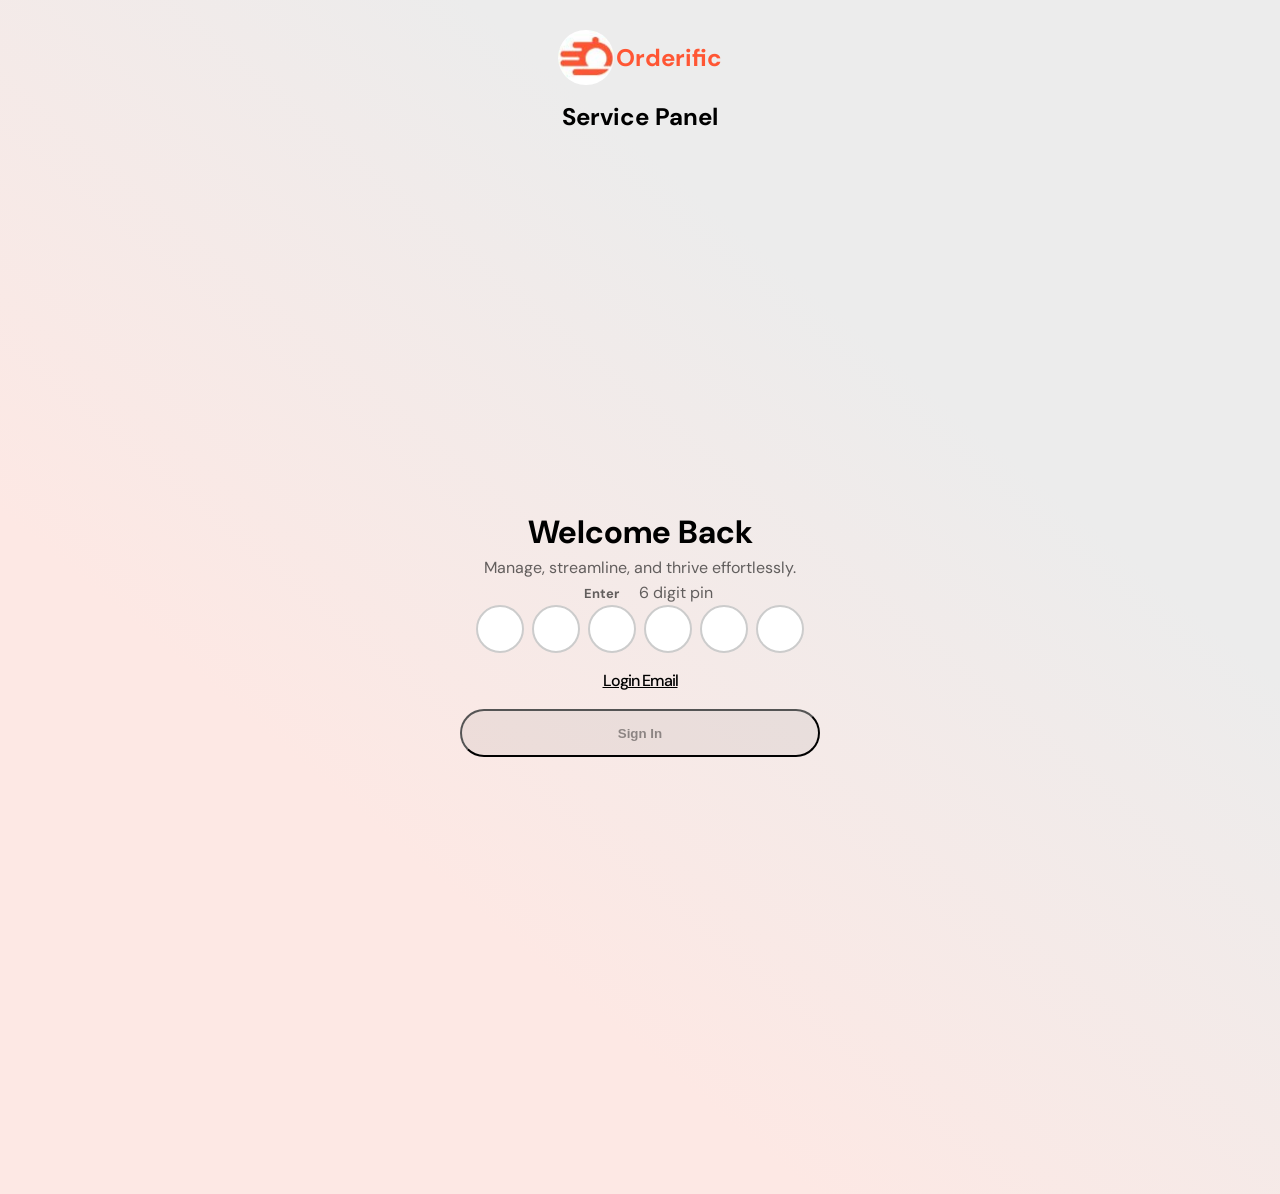
<file: Day5part3/otp2.html>
<!DOCTYPE html>
<html lang="en">

<head>
  <meta charset="UTF-8">
  <meta name="viewport" content="width=device-width, initial-scale=1.0">
  <link rel="stylesheet" href="style.css">
  <link href="https://fonts.googleapis.com/css2?family=DM+Sans:wght@400;500;700&display=swap" rel="stylesheet">

  <title>Otp </title>
</head>

<body>
  <div class="container">
    <!-- Logo and Service Panel -->
    <div class="logo-service">
      <div>
        <img class="logo-image" src="./logo.jpg" alt="logo">
        <p>Orderific</p>
      </div>
      <h2>
        Service Panel
      </h2>
    </div>

    <!-- Form  -->
    <div class="form">
      <form action="">
        <div class="welcome-message"> <!--  Welcome Message -->
          <h2>Welcome Back</h2>
          <p>Manage, streamline, and thrive effortlessly.</p>
        </div>
        <div class="form_bottom"> <!--  Form inputs and button -->
          <div class="otp">
            <p><span>Enter</span> 6 digit pin</p>
            <div class="otp-input">
              <input type="text" maxlength="1" class="circle-input" />
              <input type="text" maxlength="1" class="circle-input" />
              <input type="text" maxlength="1" class="circle-input" />
              <input type="text" maxlength="1" class="circle-input" />
              <input type="text" maxlength="1" class="circle-input" />
              <input type="text" maxlength="1" class="circle-input" />
            </div>
          </div>

          <div class="login">
            <a href="index.html">Login Email</a>
          </div>
          <button type="submit"> Sign In</button>
        </div>
      </form>
    </div>

  </div>
</body>

</html>
</file>
<file: day3/flexstyles.css>
.box {
    width: 200px;
    height: 100px;
    background-color: lightgray;
    text-align: center;
    line-height: 100px;
    font-weight: bold;
  
    /* Different border widths and colors */
    border-top: 5px solid red;
    border-right: 10px dashed blue;
    border-bottom: 15px dotted green;
    border-left: 20px double orange;
  }
  
  .box-padding {
    width: 200px;
    background-color: lightblue;
    border: 3px solid black;
  
    /* Adding padding */
    padding: 20px;
  }
  
  .box-margin {
    width: 150px;
    background-color: lightcoral;
    border: 2px solid black;
    padding: 10px;
  
    /* Adjusting margins */
    margin: 20px;
  }
  
  .box-border-box {
    width: 200px;
    background-color: lightgreen;
    border: 5px solid black;
    padding: 20px;
  
    /* Using box-sizing */
    box-sizing: border-box;
  }
  
  /* Card styling */
  .task-5-card {
    width: 300px;
    background-color: #f9f9f9;
    border: 2px solid #ddd;
    border-radius: 10px;
    padding: 20px;
    box-shadow: 5px 5px 15px rgba(0, 0, 0, 0.1); /* Adds a shadow effect */
    text-align: center;
  }
  
  /* Button styling */
  .task-5-card button {
    background-color: #007bff;
    color: white;
    border: none;
    padding: 10px 15px;
    cursor: pointer;
    border-radius: 5px;
    margin-top: 10px;
  }
  
  .task-5-card button:hover {
    background-color: #0056b3;
  }
  
  /* Grid container */
  .container {
    display: flex;
    justify-content: space-between;
    flex-wrap: wrap;
    padding: 20px;
    max-width: 1200px;
    background: white;
    margin: 0 auto;
    
  }
  
  /* card style */
  .card {
    background-color: #f7f3f2;
    width: 300px;
    box-sizing: border-box;
    border-radius: 20px;
    height: fit-content;
    border-left: 6px solid #c6c1c0;
    padding: 5px 18px 5px 18px;
  }
  
  .card-title {
    font-size: 40px;
    font-weight: bold;
    line-height: 0.4;
    margin-bottom: 0px;
  }
  
  .card-title + p {
    color: #696666;
    font-size: 18px;
  }
  
  .order {
    font-size: 20px;
    margin-bottom: -15px;
    margin-top: 30px;
  }
  
  .order + p {
    color: #696666;
    font-size: 18px;
  }
  
  .keyboard {
    background: linear-gradient(to right, #ffebe7, #ebebeb);
    padding: 8px;
    display: flex;
    flex-wrap: wrap;
    justify-content: center;
    gap: 16px;
    width: 1150px;
    margin: 0 auto;
  }
  
  .keyboard-card {
    width: 96px;
    min-width: 90px;
    height: 56px;
    background: white;
    border-radius: 16px;
    display: flex;
    justify-content: center;
    align-items: center;
    font-weight: bold;
    border-left: 4px solid #ff5f5f;
    box-sizing: border-box;
  }
  
  .keyboard-card[style*="dashed"] {
    border-left: 4px dashed;
  }
</file>
<file: DAY4/style.css>
html {
    font-size: 16px;
    height: 100%;
  }
  
  * {
    margin: 0;
    padding: 0;
    box-sizing: border-box;
  }
  
  body {
    display: flex;
    flex-direction: row;
    height: 100%;
    background: linear-gradient(67.75deg, #ffffff 19.18%, #ffebe7 75.31%);
    font-family: 'DM Sans', sans-serif;
  }
  
  .sidebar {
    display: flex;
    height: 100vh;
    width: auto;
    flex-direction: column;
    justify-content: space-between;
    padding: 16px;
    background: transparent;
    position: fixed;
    left: 0;
    top: 0;
    z-index: 1000;
  }
  
  .sidebar-logo {
    width: 64px;
    height: 64px;
    display: flex;
    align-items: center;
    justify-content: center;
    gap: 8px;
    border-radius: 32px;
  }
  
  .black-sidebard {
    display: flex;
    flex-direction: column;
    align-items: center;
    gap: 8px;
    padding: 8px;
    border-radius: 48px;
    background-color: black;
  }
  
  .sidebar-icon {
    width: 48px;
    height: 48px;
    border-radius: 50%;
    background-color: rgba(255, 255, 255, 0.2);
    display: flex;
    align-items: center;
    justify-content: center;
  }
  
  .sidebar-icon.active {
    background-color: #ff5634;
  }
  
  .sidebar-profile {
    display: flex;
    flex-direction: column;
    justify-content: center;
    align-items: center;
    gap: 8px;
    padding: 8px;
    border-radius: 48px;
    background: var(--Background-White-100, #ffffff);
  }
  
  .main-content {
    flex: 1;
    height: 100vh;
    display: flex;
    flex-direction: column;
    align-items: center;
    margin-left: 96px;
    overflow-y: auto;
  }
  
  .header {
    width: 100%;
    height: 96px;
    display: flex;
    justify-content: space-between;
    align-items: center;
    padding: 24px 16px 24px 0px;
    align-self: stretch;
    position: sticky;
    top: 0;
    background: linear-gradient(67.75deg, #ffffff 19.18%, #ffebe7 75.31%);
    z-index: 900;
  }
  
  .header h1 {
    font-size: 32px;
    font-weight: bold;
    letter-spacing: -0.03em;
  }
  
  .fullscreen-btn {
    display: flex;
    align-items: center;
    gap: 4px;
    height: 48px;
    padding: 8px 18px;
    border: 1px solid rgba(0, 0, 0, 0.1);
    border-radius: 48px;
    background: transparent;
    font-size: 14px;
    font-weight: 700;
    line-height: 16px;
    cursor: pointer;
  }
  
  .fullscreen-btn svg {
    width: 14px;
    height: 14px;
    stroke-width: 3;
    stroke: black;
  }
  
  /* Fullscreen styles */
  :fullscreen .sub-content {
    width: 100% !important;
    height: 100vh !important;
    margin-left: 0 !important;
    padding: 16px !important;
  }
  
  :fullscreen .main-content {
    margin-left: 0 !important;
  }
  
  :fullscreen .sidebar {
    display: none !important; /* Hide the entire sidebar in fullscreen mode */
  }
  :fullscreen .brand-card{
    margin-top: 0px;
  }
  :fullscreen .header {
    display: none !important;
  }
  
  .sub-content {
    display: flex;
    flex-direction: column;
    align-items: center;
    height: 100%;
    padding-right: 16px;
    padding-left: 16px;
    margin-bottom: 16px;
  }
  
  .brand-card {
    display: flex;
    width: 100%;
    height: 92px;
    padding: 16px;
    justify-content: space-between;
    align-items: center;
    border-radius: 16px;
    background: var(--Background-Black-5, rgba(0, 0, 0, 0.05));
  }
  
  .brand-logo {
    display: flex;
    align-items: center;
    gap: 16px;
    font-weight: 500;
    font-size: 20px;
    letter-spacing: -1%;
  }
  
  .brand-logo img {
    width: 60px;
    height: 60px;
    border-radius: 16px;
  }
  
  .time {
    font-weight: 700;
    font-size: 32px;
    letter-spacing: -3%;
  }
  
  .grid-container {
    display: grid;
    grid-template-columns: 1fr 383px;
    gap: 16px;
    width: 100%;
    flex-grow: 1;
    margin-top: 16px;
    height: auto;
  }
  
  .section {
    display: flex;
    flex-direction: column;
  }
  
  .section-preparing {
    max-width: 100%;
    height: 100vh;
    border-radius: 24px;
    padding: var(--Spacing-6, 24px);
    gap: var(--Spacing-6, 24px);
    background: var(--Background-White-100, #ffffff);
  }
  .section-preparing h2{
  color: var(--Text-Black-100, #000);
  font-family: "DM Sans";
  font-size: 32px;
  font-style: normal;
  font-weight: 700;
  line-height: 40px; /* 125% */
  letter-spacing: -0.96px;
  text-align: center;
  margin-bottom: 15px;
  


  }
  
  .section-ready {
    max-width: 100%;
    height: 100vh;
    border-radius: 24px;
    padding: var(--Spacing-6, 24px);
    gap: var(--Spacing-6, 24px);
    background: var(--Background-White-100, #ffffff);
  }
  
  .section-ready h2 {
      color: var(--Text-Black-100, #000);
      font-family: "DM Sans";
      font-size: 32px;
      font-style: normal;
      font-weight: 700;
      line-height: 40px; /* 125% */
      letter-spacing: -0.96px;
      text-align: center;
      margin-bottom: 15px;
      
    
 
      
  }
  
  .box-item {
    overflow-y: auto;
    flex-grow: 2;
    overflow-x: hidden;
    
  }
  
  .items {
    display: flex;
    gap: 8px;
    justify-content: center;
    align-items: flex-start;
    flex-wrap: wrap;
    flex-grow: 1;
  }
  
  .item {
    display: flex;
    width: 106px;
    height: 64px;
    align-items: center;
    border-radius: 16px;
    background: var(--Background-Black-10, rgba(0, 0, 0, 0.1));
    font-weight: 700;
    font-size: 24px;
    letter-spacing: -0.48px;
    justify-content: center;
  }
  
  .section-ready .item {
    background: var(--Background-Status-Accepted, #119717);
    color: white;
  }
  
  .section-ready .item:first-child {
    justify-content: center;
    width: 100%;
    height: 128px;
    font-size: 32px;
    padding: var(--Spacing-6, 24px);
  }
  
  .section-preparing .item {
    background: var(--Background-Black-10, #0000001a);
    color: black;
  }
  
  /* Portrait mode (below 992px) */
  @media (max-width: 992px) {
    body {
      flex-direction: column;
    }
  
    .header {
      padding: 16px 8px 16px 8px;
      padding-top: 16px;
    }
    .header h1 {
      font-size: 32px;
    }
  
    .sub-content {
      width: 100%;
      padding: 16px;
      margin-bottom: 16px;
    }
  
    .sidebar {
      flex-direction: row;
      justify-content: space-between;
      align-items: center;
      height: 64px;
      width: calc(100% - 32px);
      padding: 8px 16px;
      position: fixed;
      top: 16px;
      left: 16px;
      right: 16px;
      z-index: 1000;
      border-radius: 48px;
      background: var(--Background-White-100, #fff);
      box-shadow: 0px 0px 32px 0px rgba(0, 0, 0, 0.08);
    }
  
    .sidebar-logo {
      padding: 0;
      gap: 8px;
    }
  
    .sidebar-profile {
      flex-direction: row;
      padding: 0;
    }
  
    .black-sidebard {
      position: fixed;
      bottom: 32px;
      left: 50%;
      transform: translateX(-50%);
      display: flex;
      flex-direction: row;
      justify-content: center;
      align-items: center;
      gap: 8px;
      padding: 8px;
      z-index: 1000;
      border-radius: 48px;
      background: black;
      box-shadow: 0px 0px 32px 0px rgba(0, 0, 0, 0.14);
    }
  
    .main-content {
      margin-left: 0;
      padding-top: 96px;
      padding-bottom: 16px;
      
    }
  
    .brand-card {
      width: 100%;
      height: auto;
      padding: 16px;
      flex-direction: row;
      align-items: center;
      justify-content: space-between;
      gap: 8px;
      margin-bottom: 5px;
    }
  
    .brand-logo {
      gap: 8px;
    }
  
    .brand-logo img {
      width: 40px;
      height: 40px;
      border-radius: 16px;
    }
  
    .time {
      font-size: 24px;
    }
  
    .grid-container {
      grid-template-columns: 1fr 1fr;
      gap: 16px;
      margin-top: 5px;
    }
  
    .section {
      width: 100%;
      height: 100vh;
      padding: 16px;
    }
  
    .section h2 {
      font-size: 24px;
    }
  
    .items {
      display: grid;
      grid-template-columns: repeat(3, 106px);
      gap: 8px;
      justify-content: center;
    }
  
    .item {
      width: 106px;
      height: 64px;
      padding: 8px var(--Spacing-6, 24px) 8px var(--Spacing-6, 24px);
      border-radius: 16px;
      font-size: 18px;
      display: flex;
      align-items: center;
      justify-content: center;
    }
  
    .section-ready .item:first-child {
      width: 334px;
      height: 128px;
      padding: 8px var(--Spacing-6, 24px) 8px var(--Spacing-6, 24px);
      border-radius: 16px;
      font-size: 24px;
      grid-column: 1 / -1;
      justify-content: center;
    }
  }
  
  /* Mobile mode (below 480px) */
  @media (max-width: 480px) {
    .header {
      padding: 16px 8px 16px 8px;
    }
    .header h1 {
      font-size: 24px;
    }
  
    .sub-content {
      width: 100%;
      padding: 16px;
      margin-bottom: 16px;
    }
  
    .sidebar {
      padding: 8px 16px;
    }
  
    .sidebar-logo,
    .sidebar-profile {
      width: auto;
    }
  
    .sidebar-icon {
      width: 40px;
      height: 40px;
    }
  
    .black-sidebard {
      bottom: 24px;
      max-width: 344px;
      width: calc(100% - 32px);
      height: 64px;
    }
  
    .main-content {
      padding-top: 80px;
      padding-bottom: 80px;
    }
  
    .brand-card {
      padding: 16px;
      margin-bottom: 5px;
    }
  
    .brand-logo {
      gap: 8px;
    }
  
    .brand-logo img {
      width: 40px;
      height: 40px;
      border-radius: 16px;
    }
  
    .time {
      font-size: 20px;
    }
  
    .grid-container {
      grid-template-columns: 1fr;
      gap: 16px;
      margin-top: 5px;
    }
  
    .section {
      width: 100%;
      height: auto;
      max-height: calc(100vh - 96px - 92px - 64px - 32px);
      padding: 16px;
      overflow-y: auto;
    }
  
    .section h2 {
      font-size: 20px;
    }
  
    .items {
      grid-template-columns: repeat(3, minmax(64px, 1fr));
      gap: 8px;
    }
  
    .item {
      width: 100%;
      height: 40px;
      font-size: 16px;
      padding: 8px var(--Spacing-6, 24px) 8px var(--Spacing-6, 24px);
      border-radius: 16px;
    }
  
    .section-ready .item:first-child {
      max-width: 334px;
      width: 100%;
      height: 80px;
      font-size: 20px;
      padding: 8px var(--Spacing-6, 24px) 8px var(--Spacing-6, 24px);
      border-radius: 16px;
      grid-column: 1 / -1;
    }
  }
</file>
<file: Day5part3/signinstyle.css>
* {
  margin: 0;
  padding: 0;
  box-sizing: border-box;
}

body {
  background: linear-gradient(40deg, #FDE8E4 30%, #ECECEC 70%);
  height: 1194px;
  font-family: 'DM Sans', sans-serif;
}

.container {
  display: flex;
  flex-direction: column;
  align-items: center;
}

/* Logo and Service (Top) */
.logo-service {
  display: flex;
  flex-direction: column;
  height: 146px;
  width: 100%;
  justify-content: center;
  align-items: center;
  gap: 6px;
}

.logo-service div {
  display: flex;
  justify-content: center;
  align-items: center;
  height: 80px;
  gap: 2px;
  padding-top: 6px;
}

.logo-service div img {
  width: 56px;
  border-radius: 128px;
}

.logo-service div p {
  height: 32px;
  font-size: 24px;
  font-weight: 700;
  color: #FF5634;
  line-height: 32px;
  letter-spacing: -2%;
}

.logo-service>p {
  height: 60px;
  padding: 10px;
  font-size: 32px;
  font-weight: 700;
  line-height: 40px;
  letter-spacing: -3%;
}


/* Form (Middle) */
.form {
  height: 1048px;
  padding: 366px 237px;
}

form {
  display: flex;
  flex-direction: column;
  width: 360px;
  gap: 16px;

}

form img {
  height: 24px;
}

.welcome-message {
  display: flex;
  flex-direction: column;
  align-items: center;
  gap: 6px;
}

.welcome-message h2 {
  font-weight: 700;
  line-height: 40px;
  letter-spacing: -3%;
}

.welcome-message p {
  height: 20px;
  font-size: 16px;
  font-weight: 400;
  color: rgba(0, 0, 0, 0.6);
  line-height: 20px;
  letter-spacing: -1%;
}

.form_bottom {
  display: flex;
  flex-direction: column;
  width: 100%;
  padding-bottom: 4px;
  gap: 4px;
  border-bottom: 1px;
}

.email-field,
.password-field {
  display: flex;
  flex-direction: column;
  width: 100%;
  gap: 2px;

}

.email-field label,
.password-field label {
  display: flex;
  width: 100%;
  color: #00000099;
  font-size: 13px;
  font-weight: 700;
  line-height: 16px;
  letter-spacing: 0;
  padding-left: 16px;
  padding-right: 16px;
  gap: 8px;
}

.email-field input,
.password-field input {
  width: 100%;
  height: 48px;
  background-color: #FFFFFF99;
  color: #000000;
  padding-left: 16px;
  padding-right: 16px;
  border-radius: 24px;
  border-color: #FFFFFF99;
  border: 1px;
  gap: 1px;

  font-size: 16px;
  font-weight: 400px;
  line-height: 20px;
  letter-spacing: -1%;

}

.password-field_input {
  display: flex;
  align-items: center;
}

.password-field_input span {
  display: flex;
  align-items: center;
  width: 24px;
  height: 24px;
  margin-left: -40px;
}

.password-field_input img {
  height: 14px;
  width: auto;
}

.checkbox_login-link {
  display: flex;
  justify-content: space-between; 
  align-items: center; 
  width: 100%; 
  margin-top: 16px;
}

.remember-me {
  display: flex;
  width: auto;
  align-items: right;
  gap: 2px;
}

.remember-me input {
  width: 16px;
  height: 16px;
  background-color: #0000001A;
  border-radius: 4px;
}

.remember-me label {
  color: #000000;
  font-weight: 400;
  font-style: 10px;
  line-height: 20px;
  letter-spacing: -1%;
}

.checkbox_login-link .login {
  display: flex;
  align-items: center;
  height: 10px;
  gap: 8px; 
}
.login{
  display: flex;
  align-items: right;
  gap: 8px;

}

.login a {
  align-items: right;
  color: #000000;
  font-size: 16px;
  font-weight: 500;
  line-height: 20px;
  letter-spacing: -1px;
  text-decoration: underline;
  text-decoration-style: solid;
  text-decoration-thickness: 0%;
}

form button {
  width: 100%;
  height: 48px;
  background-color: #000000;
  color: #FFFFFF;
  border-radius: 32px;
  padding-right: 32px;
  padding-left: 32px;

  size: 16px;
  font-weight: 700;
  letter-spacing: -1%;
}
</file>
<file: Day8/output.css>
@layer theme, base, components, utilities;
@layer theme {
  :root, :host {
    --font-sans: ui-sans-serif, system-ui, sans-serif, "Apple Color Emoji",
      "Segoe UI Emoji", "Segoe UI Symbol", "Noto Color Emoji";
    --font-mono: ui-monospace, SFMono-Regular, Menlo, Monaco, Consolas, "Liberation Mono",
      "Courier New", monospace;
    --color-red-500: oklch(0.637 0.237 25.331);
    --color-gray-100: oklch(0.967 0.003 264.542);
    --color-gray-300: oklch(0.872 0.01 258.338);
    --color-gray-800: oklch(0.278 0.033 256.848);
    --color-black: #000;
    --color-white: #fff;
    --spacing: 0.25rem;
    --text-xs: 0.75rem;
    --text-xs--line-height: calc(1 / 0.75);
    --text-base: 1rem;
    --text-base--line-height: calc(1.5 / 1);
    --text-2xl: 1.5rem;
    --text-2xl--line-height: calc(2 / 1.5);
    --font-weight-medium: 500;
    --font-weight-semibold: 600;
    --font-weight-bold: 700;
    --radius-md: 0.375rem;
    --radius-2xl: 1rem;
    --default-transition-duration: 150ms;
    --default-transition-timing-function: cubic-bezier(0.4, 0, 0.2, 1);
    --default-font-family: var(--font-sans);
    --default-font-feature-settings: var(--font-sans--font-feature-settings);
    --default-font-variation-settings: var(
      --font-sans--font-variation-settings
    );
    --default-mono-font-family: var(--font-mono);
    --default-mono-font-feature-settings: var(
      --font-mono--font-feature-settings
    );
    --default-mono-font-variation-settings: var(
      --font-mono--font-variation-settings
    );
  }
}
@layer base {
  *, ::after, ::before, ::backdrop, ::file-selector-button {
    box-sizing: border-box;
    margin: 0;
    padding: 0;
    border: 0 solid;
  }
  html, :host {
    line-height: 1.5;
    -webkit-text-size-adjust: 100%;
    tab-size: 4;
    font-family: var( --default-font-family, ui-sans-serif, system-ui, sans-serif, "Apple Color Emoji", "Segoe UI Emoji", "Segoe UI Symbol", "Noto Color Emoji" );
    font-feature-settings: var(--default-font-feature-settings, normal);
    font-variation-settings: var( --default-font-variation-settings, normal );
    -webkit-tap-highlight-color: transparent;
  }
  body {
    line-height: inherit;
  }
  hr {
    height: 0;
    color: inherit;
    border-top-width: 1px;
  }
  abbr:where([title]) {
    -webkit-text-decoration: underline dotted;
    text-decoration: underline dotted;
  }
  h1, h2, h3, h4, h5, h6 {
    font-size: inherit;
    font-weight: inherit;
  }
  a {
    color: inherit;
    -webkit-text-decoration: inherit;
    text-decoration: inherit;
  }
  b, strong {
    font-weight: bolder;
  }
  code, kbd, samp, pre {
    font-family: var( --default-mono-font-family, ui-monospace, SFMono-Regular, Menlo, Monaco, Consolas, "Liberation Mono", "Courier New", monospace );
    font-feature-settings: var( --default-mono-font-feature-settings, normal );
    font-variation-settings: var( --default-mono-font-variation-settings, normal );
    font-size: 1em;
  }
  small {
    font-size: 80%;
  }
  sub, sup {
    font-size: 75%;
    line-height: 0;
    position: relative;
    vertical-align: baseline;
  }
  sub {
    bottom: -0.25em;
  }
  sup {
    top: -0.5em;
  }
  table {
    text-indent: 0;
    border-color: inherit;
    border-collapse: collapse;
  }
  :-moz-focusring {
    outline: auto;
  }
  progress {
    vertical-align: baseline;
  }
  summary {
    display: list-item;
  }
  ol, ul, menu {
    list-style: none;
  }
  img, svg, video, canvas, audio, iframe, embed, object {
    display: block;
    vertical-align: middle;
  }
  img, video {
    max-width: 100%;
    height: auto;
  }
  button, input, select, optgroup, textarea, ::file-selector-button {
    font: inherit;
    font-feature-settings: inherit;
    font-variation-settings: inherit;
    letter-spacing: inherit;
    color: inherit;
    border-radius: 0;
    background-color: transparent;
    opacity: 1;
  }
  :where(select:is([multiple], [size])) optgroup {
    font-weight: bolder;
  }
  :where(select:is([multiple], [size])) optgroup option {
    padding-inline-start: 20px;
  }
  ::file-selector-button {
    margin-inline-end: 4px;
  }
  ::placeholder {
    opacity: 1;
    color: color-mix(in oklab, currentColor 50%, transparent);
  }
  textarea {
    resize: vertical;
  }
  ::-webkit-search-decoration {
    -webkit-appearance: none;
  }
  ::-webkit-date-and-time-value {
    min-height: 1lh;
    text-align: inherit;
  }
  ::-webkit-datetime-edit {
    display: inline-flex;
  }
  ::-webkit-datetime-edit-fields-wrapper {
    padding: 0;
  }
  ::-webkit-datetime-edit, ::-webkit-datetime-edit-year-field, ::-webkit-datetime-edit-month-field, ::-webkit-datetime-edit-day-field, ::-webkit-datetime-edit-hour-field, ::-webkit-datetime-edit-minute-field, ::-webkit-datetime-edit-second-field, ::-webkit-datetime-edit-millisecond-field, ::-webkit-datetime-edit-meridiem-field {
    padding-block: 0;
  }
  :-moz-ui-invalid {
    box-shadow: none;
  }
  button, input:where([type="button"], [type="reset"], [type="submit"]), ::file-selector-button {
    appearance: button;
  }
  ::-webkit-inner-spin-button, ::-webkit-outer-spin-button {
    height: auto;
  }
  [hidden]:where(:not([hidden="until-found"])) {
    display: none !important;
  }
}
@layer utilities {
  .pointer-events-auto {
    pointer-events: auto;
  }
  .absolute {
    position: absolute;
  }
  .fixed {
    position: fixed;
  }
  .relative {
    position: relative;
  }
  .sticky {
    position: sticky;
  }
  .-top-1 {
    top: calc(var(--spacing) * -1);
  }
  .top-1 {
    top: calc(var(--spacing) * 1);
  }
  .top-16 {
    top: calc(var(--spacing) * 16);
  }
  .-right-0 {
    right: calc(var(--spacing) * -0);
  }
  .-right-1 {
    right: calc(var(--spacing) * -1);
  }
  .bottom-3 {
    bottom: calc(var(--spacing) * 3);
  }
  .left-1 {
    left: calc(var(--spacing) * 1);
  }
  .left-1\/2 {
    left: calc(1/2 * 100%);
  }
  .z-10 {
    z-index: 10;
  }
  .z-11 {
    z-index: 11;
  }
  .z-20 {
    z-index: 20;
  }
  .mx-auto {
    margin-inline: auto;
  }
  .mt-1 {
    margin-top: calc(var(--spacing) * 1);
  }
  .mt-6 {
    margin-top: calc(var(--spacing) * 6);
  }
  .mt-8 {
    margin-top: calc(var(--spacing) * 8);
  }
  .mr-2 {
    margin-right: calc(var(--spacing) * 2);
  }
  .mb-2 {
    margin-bottom: calc(var(--spacing) * 2);
  }
  .mb-4 {
    margin-bottom: calc(var(--spacing) * 4);
  }
  .mb-5 {
    margin-bottom: calc(var(--spacing) * 5);
  }
  .ml-2 {
    margin-left: calc(var(--spacing) * 2);
  }
  .ml-auto {
    margin-left: auto;
  }
  .block {
    display: block;
  }
  .flex {
    display: flex;
  }
  .hidden {
    display: none;
  }
  .table {
    display: table;
  }
  .h-2 {
    height: calc(var(--spacing) * 2);
  }
  .h-4 {
    height: calc(var(--spacing) * 4);
  }
  .h-4\.5 {
    height: calc(var(--spacing) * 4.5);
  }
  .h-6 {
    height: calc(var(--spacing) * 6);
  }
  .h-8 {
    height: calc(var(--spacing) * 8);
  }
  .h-10 {
    height: calc(var(--spacing) * 10);
  }
  .h-12 {
    height: calc(var(--spacing) * 12);
  }
  .h-15 {
    height: calc(var(--spacing) * 15);
  }
  .h-16 {
    height: calc(var(--spacing) * 16);
  }
  .h-\[48px\] {
    height: 48px;
  }
  .h-\[120px\] {
    height: 120px;
  }
  .h-\[calc\(100\%-3rem\)\] {
    height: calc(100% - 3rem);
  }
  .h-auto {
    height: auto;
  }
  .h-full {
    height: 100%;
  }
  .h-screen {
    height: 100vh;
  }
  .min-h-screen {
    min-height: 100vh;
  }
  .w-2 {
    width: calc(var(--spacing) * 2);
  }
  .w-4 {
    width: calc(var(--spacing) * 4);
  }
  .w-4\.5 {
    width: calc(var(--spacing) * 4.5);
  }
  .w-6 {
    width: calc(var(--spacing) * 6);
  }
  .w-8 {
    width: calc(var(--spacing) * 8);
  }
  .w-10 {
    width: calc(var(--spacing) * 10);
  }
  .w-12 {
    width: calc(var(--spacing) * 12);
  }
  .w-16 {
    width: calc(var(--spacing) * 16);
  }
  .w-\[48px\] {
    width: 48px;
  }
  .w-\[95\%\] {
    width: 95%;
  }
  .w-\[120px\] {
    width: 120px;
  }
  .w-auto {
    width: auto;
  }
  .w-full {
    width: 100%;
  }
  .max-w-\[100vw\] {
    max-width: 100vw;
  }
  .max-w-\[600px\] {
    max-width: 600px;
  }
  .min-w-0 {
    min-width: calc(var(--spacing) * 0);
  }
  .min-w-4 {
    min-width: calc(var(--spacing) * 4);
  }
  .flex-1 {
    flex: 1;
  }
  .flex-shrink {
    flex-shrink: 1;
  }
  .flex-shrink-0 {
    flex-shrink: 0;
  }
  .flex-grow {
    flex-grow: 1;
  }
  .border-collapse {
    border-collapse: collapse;
  }
  .-translate-x-1 {
    --tw-translate-x: calc(var(--spacing) * -1);
    translate: var(--tw-translate-x) var(--tw-translate-y);
  }
  .-translate-x-1\/2 {
    --tw-translate-x: calc(calc(1/2 * 100%) * -1);
    translate: var(--tw-translate-x) var(--tw-translate-y);
  }
  .transform {
    transform: var(--tw-rotate-x) var(--tw-rotate-y) var(--tw-rotate-z) var(--tw-skew-x) var(--tw-skew-y);
  }
  .cursor-pointer {
    cursor: pointer;
  }
  .resize {
    resize: both;
  }
  .flex-col {
    flex-direction: column;
  }
  .flex-row {
    flex-direction: row;
  }
  .items-center {
    align-items: center;
  }
  .justify-between {
    justify-content: space-between;
  }
  .justify-center {
    justify-content: center;
  }
  .gap-0 {
    gap: calc(var(--spacing) * 0);
  }
  .gap-2 {
    gap: calc(var(--spacing) * 2);
  }
  .gap-4 {
    gap: calc(var(--spacing) * 4);
  }
  .gap-6 {
    gap: calc(var(--spacing) * 6);
  }
  .space-y-0 {
    :where(& > :not(:last-child)) {
      --tw-space-y-reverse: 0;
      margin-block-start: calc(calc(var(--spacing) * 0) * var(--tw-space-y-reverse));
      margin-block-end: calc(calc(var(--spacing) * 0) * calc(1 - var(--tw-space-y-reverse)));
    }
  }
  .space-y-4 {
    :where(& > :not(:last-child)) {
      --tw-space-y-reverse: 0;
      margin-block-start: calc(calc(var(--spacing) * 4) * var(--tw-space-y-reverse));
      margin-block-end: calc(calc(var(--spacing) * 4) * calc(1 - var(--tw-space-y-reverse)));
    }
  }
  .space-y-10 {
    :where(& > :not(:last-child)) {
      --tw-space-y-reverse: 0;
      margin-block-start: calc(calc(var(--spacing) * 10) * var(--tw-space-y-reverse));
      margin-block-end: calc(calc(var(--spacing) * 10) * calc(1 - var(--tw-space-y-reverse)));
    }
  }
  .space-x-2 {
    :where(& > :not(:last-child)) {
      --tw-space-x-reverse: 0;
      margin-inline-start: calc(calc(var(--spacing) * 2) * var(--tw-space-x-reverse));
      margin-inline-end: calc(calc(var(--spacing) * 2) * calc(1 - var(--tw-space-x-reverse)));
    }
  }
  .self-start {
    align-self: flex-start;
  }
  .truncate {
    overflow: hidden;
    text-overflow: ellipsis;
    white-space: nowrap;
  }
  .overflow-hidden {
    overflow: hidden;
  }
  .overflow-visible {
    overflow: visible;
  }
  .overflow-x-hidden {
    overflow-x: hidden;
  }
  .overflow-y-auto {
    overflow-y: auto;
  }
  .rounded-2xl {
    border-radius: var(--radius-2xl);
  }
  .rounded-\[24px\] {
    border-radius: 24px;
  }
  .rounded-full {
    border-radius: calc(infinity * 1px);
  }
  .rounded-md {
    border-radius: var(--radius-md);
  }
  .border {
    border-style: var(--tw-border-style);
    border-width: 1px;
  }
  .border-2 {
    border-style: var(--tw-border-style);
    border-width: 2px;
  }
  .border-r {
    border-right-style: var(--tw-border-style);
    border-right-width: 1px;
  }
  .border-b {
    border-bottom-style: var(--tw-border-style);
    border-bottom-width: 1px;
  }
  .border-l {
    border-left-style: var(--tw-border-style);
    border-left-width: 1px;
  }
  .border-none {
    --tw-border-style: none;
    border-style: none;
  }
  .border-black {
    border-color: var(--color-black);
  }
  .border-black\/5 {
    border-color: color-mix(in oklab, var(--color-black) 5%, transparent);
  }
  .border-black\/10 {
    border-color: color-mix(in oklab, var(--color-black) 10%, transparent);
  }
  .bg-\[rgba\(255\,255\,255\,1\)\] {
    background-color: rgba(255,255,255,1);
  }
  .bg-black {
    background-color: var(--color-black);
  }
  .bg-black\/5 {
    background-color: color-mix(in oklab, var(--color-black) 5%, transparent);
  }
  .bg-black\/10 {
    background-color: color-mix(in oklab, var(--color-black) 10%, transparent);
  }
  .bg-gray-300 {
    background-color: var(--color-gray-300);
  }
  .bg-gray-800 {
    background-color: var(--color-gray-800);
  }
  .bg-red-500 {
    background-color: var(--color-red-500);
  }
  .bg-transparent {
    background-color: transparent;
  }
  .bg-white {
    background-color: var(--color-white);
  }
  .bg-white\/60 {
    background-color: color-mix(in oklab, var(--color-white) 60%, transparent);
  }
  .object-contain {
    object-fit: contain;
  }
  .object-cover {
    object-fit: cover;
  }
  .p-2 {
    padding: calc(var(--spacing) * 2);
  }
  .p-3 {
    padding: calc(var(--spacing) * 3);
  }
  .px-4 {
    padding-inline: calc(var(--spacing) * 4);
  }
  .px-6 {
    padding-inline: calc(var(--spacing) * 6);
  }
  .py-2 {
    padding-block: calc(var(--spacing) * 2);
  }
  .py-3 {
    padding-block: calc(var(--spacing) * 3);
  }
  .pt-0 {
    padding-top: calc(var(--spacing) * 0);
  }
  .pt-6 {
    padding-top: calc(var(--spacing) * 6);
  }
  .pt-7 {
    padding-top: calc(var(--spacing) * 7);
  }
  .pt-\[16px\] {
    padding-top: 16px;
  }
  .pt-\[117px\] {
    padding-top: 117px;
  }
  .pr-0 {
    padding-right: calc(var(--spacing) * 0);
  }
  .pr-1 {
    padding-right: calc(var(--spacing) * 1);
  }
  .pr-\[16px\] {
    padding-right: 16px;
  }
  .pb-0 {
    padding-bottom: calc(var(--spacing) * 0);
  }
  .pb-1 {
    padding-bottom: calc(var(--spacing) * 1);
  }
  .pb-\[16px\] {
    padding-bottom: 16px;
  }
  .pl-0 {
    padding-left: calc(var(--spacing) * 0);
  }
  .pl-1 {
    padding-left: calc(var(--spacing) * 1);
  }
  .pl-7 {
    padding-left: calc(var(--spacing) * 7);
  }
  .pl-\[16px\] {
    padding-left: 16px;
  }
  .text-center {
    text-align: center;
  }
  .font-\[\'DM_Sans\'\] {
    font-family: 'DM Sans';
  }
  .font-sans {
    font-family: var(--font-sans);
  }
  .text-2xl {
    font-size: var(--text-2xl);
    line-height: var(--tw-leading, var(--text-2xl--line-height));
  }
  .text-base {
    font-size: var(--text-base);
    line-height: var(--tw-leading, var(--text-base--line-height));
  }
  .text-xs {
    font-size: var(--text-xs);
    line-height: var(--tw-leading, var(--text-xs--line-height));
  }
  .text-\[13px\] {
    font-size: 13px;
  }
  .text-\[16px\] {
    font-size: 16px;
  }
  .text-\[20px\] {
    font-size: 20px;
  }
  .text-\[22px\] {
    font-size: 22px;
  }
  .text-\[24px\] {
    font-size: 24px;
  }
  .text-\[32px\] {
    font-size: 32px;
  }
  .leading-5 {
    --tw-leading: calc(var(--spacing) * 5);
    line-height: calc(var(--spacing) * 5);
  }
  .leading-6 {
    --tw-leading: calc(var(--spacing) * 6);
    line-height: calc(var(--spacing) * 6);
  }
  .leading-10 {
    --tw-leading: calc(var(--spacing) * 10);
    line-height: calc(var(--spacing) * 10);
  }
  .leading-\[40px\] {
    --tw-leading: 40px;
    line-height: 40px;
  }
  .font-bold {
    --tw-font-weight: var(--font-weight-bold);
    font-weight: var(--font-weight-bold);
  }
  .font-medium {
    --tw-font-weight: var(--font-weight-medium);
    font-weight: var(--font-weight-medium);
  }
  .font-semibold {
    --tw-font-weight: var(--font-weight-semibold);
    font-weight: var(--font-weight-semibold);
  }
  .tracking-\[-0\.01em\] {
    --tw-tracking: -0.01em;
    letter-spacing: -0.01em;
  }
  .tracking-\[3\%\] {
    --tw-tracking: 3%;
    letter-spacing: 3%;
  }
  .text-\[rgba\(255\,86\,52\,1\)\] {
    color: rgba(255,86,52,1);
  }
  .text-black {
    color: var(--color-black);
  }
  .text-black\/40 {
    color: color-mix(in oklab, var(--color-black) 40%, transparent);
  }
  .text-black\/60 {
    color: color-mix(in oklab, var(--color-black) 60%, transparent);
  }
  .text-white {
    color: var(--color-white);
  }
  .underline {
    text-decoration-line: underline;
  }
  .shadow-lg {
    --tw-shadow: 0 10px 15px -3px var(--tw-shadow-color, rgb(0 0 0 / 0.1)), 0 4px 6px -4px var(--tw-shadow-color, rgb(0 0 0 / 0.1));
    box-shadow: var(--tw-inset-shadow), var(--tw-inset-ring-shadow), var(--tw-ring-offset-shadow), var(--tw-ring-shadow), var(--tw-shadow);
  }
  .outline {
    outline-style: var(--tw-outline-style);
    outline-width: 1px;
  }
  .transition-colors {
    transition-property: color, background-color, border-color, outline-color, text-decoration-color, fill, stroke, --tw-gradient-from, --tw-gradient-via, --tw-gradient-to;
    transition-timing-function: var(--tw-ease, var(--default-transition-timing-function));
    transition-duration: var(--tw-duration, var(--default-transition-duration));
  }
  .duration-300 {
    --tw-duration: 300ms;
    transition-duration: 300ms;
  }
  .hover\:bg-gray-100 {
    &:hover {
      @media (hover: hover) {
        background-color: var(--color-gray-100);
      }
    }
  }
  .hover\:text-black {
    &:hover {
      @media (hover: hover) {
        color: var(--color-black);
      }
    }
  }
  .focus\:outline-none {
    &:focus {
      --tw-outline-style: none;
      outline-style: none;
    }
  }
  .sm\:flex-row {
    @media (width >= 40rem) {
      flex-direction: row;
    }
  }
  .md\:flex {
    @media (width >= 48rem) {
      display: flex;
    }
  }
  .md\:h-10 {
    @media (width >= 48rem) {
      height: calc(var(--spacing) * 10);
    }
  }
  .md\:h-\[100vh\] {
    @media (width >= 48rem) {
      height: 100vh;
    }
  }
  .md\:h-auto {
    @media (width >= 48rem) {
      height: auto;
    }
  }
  .md\:w-1\/2 {
    @media (width >= 48rem) {
      width: calc(1/2 * 100%);
    }
  }
  .md\:w-10 {
    @media (width >= 48rem) {
      width: calc(var(--spacing) * 10);
    }
  }
  .md\:w-\[320px\] {
    @media (width >= 48rem) {
      width: 320px;
    }
  }
  .md\:w-auto {
    @media (width >= 48rem) {
      width: auto;
    }
  }
  .md\:w-full {
    @media (width >= 48rem) {
      width: 100%;
    }
  }
  .md\:flex-row {
    @media (width >= 48rem) {
      flex-direction: row;
    }
  }
  .md\:space-x-4 {
    @media (width >= 48rem) {
      :where(& > :not(:last-child)) {
        --tw-space-x-reverse: 0;
        margin-inline-start: calc(calc(var(--spacing) * 4) * var(--tw-space-x-reverse));
        margin-inline-end: calc(calc(var(--spacing) * 4) * calc(1 - var(--tw-space-x-reverse)));
      }
    }
  }
  .md\:px-5 {
    @media (width >= 48rem) {
      padding-inline: calc(var(--spacing) * 5);
    }
  }
  .md\:pt-\[24px\] {
    @media (width >= 48rem) {
      padding-top: 24px;
    }
  }
  .md\:pb-\[24px\] {
    @media (width >= 48rem) {
      padding-bottom: 24px;
    }
  }
  .md\:pl-0 {
    @media (width >= 48rem) {
      padding-left: calc(var(--spacing) * 0);
    }
  }
  .md\:text-left {
    @media (width >= 48rem) {
      text-align: left;
    }
  }
  .md\:text-\[32px\] {
    @media (width >= 48rem) {
      font-size: 32px;
    }
  }
  .lg\:fixed {
    @media (width >= 64rem) {
      position: fixed;
    }
  }
  .lg\:top-0 {
    @media (width >= 64rem) {
      top: calc(var(--spacing) * 0);
    }
  }
  .lg\:left-0 {
    @media (width >= 64rem) {
      left: calc(var(--spacing) * 0);
    }
  }
  .lg\:mb-5 {
    @media (width >= 64rem) {
      margin-bottom: calc(var(--spacing) * 5);
    }
  }
  .lg\:ml-0 {
    @media (width >= 64rem) {
      margin-left: calc(var(--spacing) * 0);
    }
  }
  .lg\:ml-20 {
    @media (width >= 64rem) {
      margin-left: calc(var(--spacing) * 20);
    }
  }
  .lg\:flex {
    @media (width >= 64rem) {
      display: flex;
    }
  }
  .lg\:hidden {
    @media (width >= 64rem) {
      display: none;
    }
  }
  .lg\:h-screen {
    @media (width >= 64rem) {
      height: 100vh;
    }
  }
  .lg\:max-h-screen {
    @media (width >= 64rem) {
      max-height: 100vh;
    }
  }
  .lg\:w-auto {
    @media (width >= 64rem) {
      width: auto;
    }
  }
  .lg\:flex-col {
    @media (width >= 64rem) {
      flex-direction: column;
    }
  }
  .lg\:flex-row {
    @media (width >= 64rem) {
      flex-direction: row;
    }
  }
  .lg\:gap-0 {
    @media (width >= 64rem) {
      gap: calc(var(--spacing) * 0);
    }
  }
  .lg\:overflow-hidden {
    @media (width >= 64rem) {
      overflow: hidden;
    }
  }
  .lg\:bg-none {
    @media (width >= 64rem) {
      background-image: none;
    }
  }
}
.background1 {
  background: linear-gradient(67.75deg, #FFFFFF 19.18%, #FFEBE7 75.31%);
}
.bg2 {
  background: rgba(225, 14, 14, 1);
}
.bg3 {
  background: rgba(255, 86, 52, 1);
}
@property --tw-translate-x {
  syntax: "*";
  inherits: false;
  initial-value: 0;
}
@property --tw-translate-y {
  syntax: "*";
  inherits: false;
  initial-value: 0;
}
@property --tw-translate-z {
  syntax: "*";
  inherits: false;
  initial-value: 0;
}
@property --tw-rotate-x {
  syntax: "*";
  inherits: false;
  initial-value: rotateX(0);
}
@property --tw-rotate-y {
  syntax: "*";
  inherits: false;
  initial-value: rotateY(0);
}
@property --tw-rotate-z {
  syntax: "*";
  inherits: false;
  initial-value: rotateZ(0);
}
@property --tw-skew-x {
  syntax: "*";
  inherits: false;
  initial-value: skewX(0);
}
@property --tw-skew-y {
  syntax: "*";
  inherits: false;
  initial-value: skewY(0);
}
@property --tw-space-y-reverse {
  syntax: "*";
  inherits: false;
  initial-value: 0;
}
@property --tw-space-x-reverse {
  syntax: "*";
  inherits: false;
  initial-value: 0;
}
@property --tw-border-style {
  syntax: "*";
  inherits: false;
  initial-value: solid;
}
@property --tw-leading {
  syntax: "*";
  inherits: false;
}
@property --tw-font-weight {
  syntax: "*";
  inherits: false;
}
@property --tw-tracking {
  syntax: "*";
  inherits: false;
}
@property --tw-shadow {
  syntax: "*";
  inherits: false;
  initial-value: 0 0 #0000;
}
@property --tw-shadow-color {
  syntax: "*";
  inherits: false;
}
@property --tw-inset-shadow {
  syntax: "*";
  inherits: false;
  initial-value: 0 0 #0000;
}
@property --tw-inset-shadow-color {
  syntax: "*";
  inherits: false;
}
@property --tw-ring-color {
  syntax: "*";
  inherits: false;
}
@property --tw-ring-shadow {
  syntax: "*";
  inherits: false;
  initial-value: 0 0 #0000;
}
@property --tw-inset-ring-color {
  syntax: "*";
  inherits: false;
}
@property --tw-inset-ring-shadow {
  syntax: "*";
  inherits: false;
  initial-value: 0 0 #0000;
}
@property --tw-ring-inset {
  syntax: "*";
  inherits: false;
}
@property --tw-ring-offset-width {
  syntax: "<length>";
  inherits: false;
  initial-value: 0px;
}
@property --tw-ring-offset-color {
  syntax: "*";
  inherits: false;
  initial-value: #fff;
}
@property --tw-ring-offset-shadow {
  syntax: "*";
  inherits: false;
  initial-value: 0 0 #0000;
}
@property --tw-outline-style {
  syntax: "*";
  inherits: false;
  initial-value: solid;
}
@property --tw-duration {
  syntax: "*";
  inherits: false;
}
</file>
<file: day5part1/styles.css>
* {
    margin: 0;
    padding: 0;
    box-sizing: border-box;
}

.container{
    width: 500px;
    height: 822px;
    background: linear-gradient(to bottom, #FEF4F2, #FFEAE6);
    margin: 100px auto;
    display: flex;
    justify-content: center;
    align-items: center;
}
.card{
    position: relative;
    width: 480px;
    height: 802px;
    border-radius: 32px;
    background-image: url("./image.png");
    background-size: cover;
    background-position: center;
    padding: 40px;
}
.overlay{
    position: absolute;
    background: #FF5634; 
    border-radius: 32px;
    inset: 0;
    opacity: 0.5; 
    
}
.logo{
    width: 148px;
    position: absolute;
    top: 40px;
    left: 40px;
    
}
.text-container{
  
    position:absolute;
    bottom: 40px;
    color: white;
    width: 400px;
    height: 160px;
    gap: 24px;
   
    



}
.text-container h2{
    font-family: 'DM Sans', sans-serif;
    font-weight: 700;
    font-size: 64px;
    line-height: 56px;
    
    letter-spacing: -0.03em;
}
.text-container p{
    font-family: 'DM Sans', sans-serif;
    font-size: 16px;
    line-height: 20px;
    margin-top: 24px;
}
</file>
<file: Day5part3/style.css>
* {
  margin: 0;
  padding: 0;
  box-sizing: border-box;
}

body {
  background: linear-gradient(40deg, #FDE8E4 30%, #ECECEC 70%);
  height: 1194px;
  font-family: 'DM Sans', sans-serif;
}

.container {
  display: flex;
  flex-direction: column;
  align-items: center;
}

/* Logo and Service (Top) */
.logo-service {
  display: flex;
  flex-direction: column;
  height: 146px;
  width: 100%;
  justify-content: center;
  align-items: center;
  gap: 6px;
}

.logo-service div {
  display: flex;
  justify-content: center;
  align-items: center;
  height: 80px;
  gap: 2px;
  padding-top: 6px;
}

.logo-service div img {
  width: 56px;
  border-radius: 128px;
}

.logo-service div p {
  height: 32px;
  font-size: 24px;
  font-weight: 700;
  color: #FF5634;
  line-height: 32px;
  letter-spacing: -2%;
}

.logo-service>p {
  height: 60px;
  padding: 10px;
  font-size: 32px;
  font-weight: 700;
  line-height: 40px;
  letter-spacing: -3%;
}


/* Form (Middle) */
.form {
  width: auto;
  height: 1048px;
  padding: 366px 237px;
  gap: 10px;
}

form {
  display: flex;
  flex-direction: column;
  width: 100%;
  gap: 4px;
}

.welcome-message {
  display: flex;
  flex-direction: column;
  align-items: center;
  gap: 6px;
}

.welcome-message h2 {
  font-weight: 700;
  font-size: 32px;
  letter-spacing: -3%;
  height: 40px;
  line-height: 40px;
  letter-spacing: -3%;
}

.welcome-message p {
  font-size: 16px;
  font-weight: 400;
  color: rgba(0, 0, 0, 0.6);
  line-height: 20px;
  letter-spacing: -1%;
}

.form_bottom {
  display: flex;
  flex-direction: column;
  justify-content: center;
  align-items: center;
  width: 100%;
  text-align: center;
  padding-bottom: 4px;
  gap: 4px;
  border-bottom: 1px;
}

.otp {
  display: flex;
  flex-direction: column;
  width: 100%;
  justify-content: center;
  gap: 2px;
}

.otp p {
  font-weight: 400;
  color: #00000099;

}

.otp p span {
  width: 100%;
  justify-content: space-between;
  padding-right: 16px;
  padding-left: 16px;
  font-weight: 700;
  font-size: 13px;
  line-height: 16px;
  letter-spacing: 0%;
}

.circle-input {
  width: 48px;
  height: 48px;
  border: 2px solid #ccc;
  border-radius: 50%;
  text-align: center;
  font-size: 20px;
  font-weight: 700;
  outline: none;
  transition: border-color 0.2s ease;
}

.circle-input:focus {
  border-color: #FF5634;
  background-color: #000;
  color: #fff;
}

.otp-input {
  display: flex;
  gap: 8px;
  justify-content: center;
}


.login {
  display: flex;
  justify-content: center;
  align-items: center;
  width: 360px;
  height: 48px;
  gap: 8px;
}

.login a {
  color: #000000;
  font-size: 16px;
  font-weight: 500;
  line-height: 20px;
  letter-spacing: -1px;
  text-decoration: underline;
  text-decoration-style: solid;
  text-decoration-thickness: 0%;
}

form button {
  width: 100%;
  height: 48px;
  background-color: #0000000D;
  color: #00000066;
  border-radius: 32px;
  padding-right: 32px;
  padding-left: 32px;
  size: 16px;
  font-weight: 700;
  letter-spacing: -1%;
}
</file>
<file: Day7/output.css>
/*! tailwindcss v4.0.12 | MIT License | https://tailwindcss.com */
@layer theme, base, components, utilities;
@layer theme {
  :root, :host {
    --font-sans: ui-sans-serif, system-ui, sans-serif, "Apple Color Emoji",
      "Segoe UI Emoji", "Segoe UI Symbol", "Noto Color Emoji";
    --font-mono: ui-monospace, SFMono-Regular, Menlo, Monaco, Consolas, "Liberation Mono",
      "Courier New", monospace;
    --color-red-500: oklch(0.637 0.237 25.331);
    --color-green-500: oklch(0.723 0.219 149.579);
    --color-gray-100: oklch(0.967 0.003 264.542);
    --color-gray-300: oklch(0.872 0.01 258.338);
    --color-gray-600: oklch(0.446 0.03 256.802);
    --color-gray-800: oklch(0.278 0.033 256.848);
    --color-black: #000;
    --color-white: #fff;
    --spacing: 0.25rem;
    --text-xs: 0.75rem;
    --text-xs--line-height: calc(1 / 0.75);
    --text-sm: 0.875rem;
    --text-sm--line-height: calc(1.25 / 0.875);
    --text-base: 1rem;
    --text-base--line-height: calc(1.5 / 1);
    --text-lg: 1.125rem;
    --text-lg--line-height: calc(1.75 / 1.125);
    --text-2xl: 1.5rem;
    --text-2xl--line-height: calc(2 / 1.5);
    --font-weight-semibold: 600;
    --font-weight-bold: 700;
    --radius-2xl: 1rem;
    --default-transition-duration: 150ms;
    --default-transition-timing-function: cubic-bezier(0.4, 0, 0.2, 1);
    --default-font-family: var(--font-sans);
    --default-font-feature-settings: var(--font-sans--font-feature-settings);
    --default-font-variation-settings: var(
      --font-sans--font-variation-settings
    );
    --default-mono-font-family: var(--font-mono);
    --default-mono-font-feature-settings: var(
      --font-mono--font-feature-settings
    );
    --default-mono-font-variation-settings: var(
      --font-mono--font-variation-settings
    );
  }
}
@layer base {
  *, ::after, ::before, ::backdrop, ::file-selector-button {
    box-sizing: border-box;
    margin: 0;
    padding: 0;
    border: 0 solid;
  }
  html, :host {
    line-height: 1.5;
    -webkit-text-size-adjust: 100%;
    tab-size: 4;
    font-family: var( --default-font-family, ui-sans-serif, system-ui, sans-serif, "Apple Color Emoji", "Segoe UI Emoji", "Segoe UI Symbol", "Noto Color Emoji" );
    font-feature-settings: var(--default-font-feature-settings, normal);
    font-variation-settings: var( --default-font-variation-settings, normal );
    -webkit-tap-highlight-color: transparent;
  }
  body {
    line-height: inherit;
  }
  hr {
    height: 0;
    color: inherit;
    border-top-width: 1px;
  }
  abbr:where([title]) {
    -webkit-text-decoration: underline dotted;
    text-decoration: underline dotted;
  }
  h1, h2, h3, h4, h5, h6 {
    font-size: inherit;
    font-weight: inherit;
  }
  a {
    color: inherit;
    -webkit-text-decoration: inherit;
    text-decoration: inherit;
  }
  b, strong {
    font-weight: bolder;
  }
  code, kbd, samp, pre {
    font-family: var( --default-mono-font-family, ui-monospace, SFMono-Regular, Menlo, Monaco, Consolas, "Liberation Mono", "Courier New", monospace );
    font-feature-settings: var( --default-mono-font-feature-settings, normal );
    font-variation-settings: var( --default-mono-font-variation-settings, normal );
    font-size: 1em;
  }
  small {
    font-size: 80%;
  }
  sub, sup {
    font-size: 75%;
    line-height: 0;
    position: relative;
    vertical-align: baseline;
  }
  sub {
    bottom: -0.25em;
  }
  sup {
    top: -0.5em;
  }
  table {
    text-indent: 0;
    border-color: inherit;
    border-collapse: collapse;
  }
  :-moz-focusring {
    outline: auto;
  }
  progress {
    vertical-align: baseline;
  }
  summary {
    display: list-item;
  }
  ol, ul, menu {
    list-style: none;
  }
  img, svg, video, canvas, audio, iframe, embed, object {
    display: block;
    vertical-align: middle;
  }
  img, video {
    max-width: 100%;
    height: auto;
  }
  button, input, select, optgroup, textarea, ::file-selector-button {
    font: inherit;
    font-feature-settings: inherit;
    font-variation-settings: inherit;
    letter-spacing: inherit;
    color: inherit;
    border-radius: 0;
    background-color: transparent;
    opacity: 1;
  }
  :where(select:is([multiple], [size])) optgroup {
    font-weight: bolder;
  }
  :where(select:is([multiple], [size])) optgroup option {
    padding-inline-start: 20px;
  }
  ::file-selector-button {
    margin-inline-end: 4px;
  }
  ::placeholder {
    opacity: 1;
    color: color-mix(in oklab, currentColor 50%, transparent);
  }
  textarea {
    resize: vertical;
  }
  ::-webkit-search-decoration {
    -webkit-appearance: none;
  }
  ::-webkit-date-and-time-value {
    min-height: 1lh;
    text-align: inherit;
  }
  ::-webkit-datetime-edit {
    display: inline-flex;
  }
  ::-webkit-datetime-edit-fields-wrapper {
    padding: 0;
  }
  ::-webkit-datetime-edit, ::-webkit-datetime-edit-year-field, ::-webkit-datetime-edit-month-field, ::-webkit-datetime-edit-day-field, ::-webkit-datetime-edit-hour-field, ::-webkit-datetime-edit-minute-field, ::-webkit-datetime-edit-second-field, ::-webkit-datetime-edit-millisecond-field, ::-webkit-datetime-edit-meridiem-field {
    padding-block: 0;
  }
  :-moz-ui-invalid {
    box-shadow: none;
  }
  button, input:where([type="button"], [type="reset"], [type="submit"]), ::file-selector-button {
    appearance: button;
  }
  ::-webkit-inner-spin-button, ::-webkit-outer-spin-button {
    height: auto;
  }
  [hidden]:where(:not([hidden="until-found"])) {
    display: none !important;
  }
}
@layer utilities {
  .pointer-events-auto {
    pointer-events: auto;
  }
  .absolute {
    position: absolute;
  }
  .fixed {
    position: fixed;
  }
  .relative {
    position: relative;
  }
  .sticky {
    position: sticky;
  }
  .inset-0 {
    inset: calc(var(--spacing) * 0);
  }
  .-top-1 {
    top: calc(var(--spacing) * -1);
  }
  .top-1 {
    top: calc(var(--spacing) * 1);
  }
  .top-2 {
    top: calc(var(--spacing) * 2);
  }
  .top-4 {
    top: calc(var(--spacing) * 4);
  }
  .top-16 {
    top: calc(var(--spacing) * 16);
  }
  .top-18 {
    top: calc(var(--spacing) * 18);
  }
  .-right-0 {
    right: calc(var(--spacing) * -0);
  }
  .-right-1 {
    right: calc(var(--spacing) * -1);
  }
  .right-2 {
    right: calc(var(--spacing) * 2);
  }
  .right-4 {
    right: calc(var(--spacing) * 4);
  }
  .bottom-3 {
    bottom: calc(var(--spacing) * 3);
  }
  .left-1 {
    left: calc(var(--spacing) * 1);
  }
  .left-1\/2 {
    left: calc(1/2 * 100%);
  }
  .z-20 {
    z-index: 20;
  }
  .z-50 {
    z-index: 50;
  }
  .z-\[1001\] {
    z-index: 1001;
  }
  .col-span-3 {
    grid-column: span 3 / span 3;
  }
  .row-span-2 {
    grid-row: span 2 / span 2;
  }
  .mx-4 {
    margin-inline: calc(var(--spacing) * 4);
  }
  .mt-1 {
    margin-top: calc(var(--spacing) * 1);
  }
  .mt-2 {
    margin-top: calc(var(--spacing) * 2);
  }
  .mt-4 {
    margin-top: calc(var(--spacing) * 4);
  }
  .mt-6 {
    margin-top: calc(var(--spacing) * 6);
  }
  .mt-10 {
    margin-top: calc(var(--spacing) * 10);
  }
  .mt-12 {
    margin-top: calc(var(--spacing) * 12);
  }
  .mr-\[5px\] {
    margin-right: 5px;
  }
  .mb-4 {
    margin-bottom: calc(var(--spacing) * 4);
  }
  .mb-\[15px\] {
    margin-bottom: 15px;
  }
  .mb-\[20px\] {
    margin-bottom: 20px;
  }
  .ml-20 {
    margin-left: calc(var(--spacing) * 20);
  }
  .ml-\[8px\] {
    margin-left: 8px;
  }
  .ml-auto {
    margin-left: auto;
  }
  .flex {
    display: flex;
  }
  .grid {
    display: grid;
  }
  .hidden {
    display: none;
  }
  .inline-flex {
    display: inline-flex;
  }
  .table {
    display: table;
  }
  .aspect-\[1\] {
    aspect-ratio: 1;
  }
  .h-3 {
    height: calc(var(--spacing) * 3);
  }
  .h-4 {
    height: calc(var(--spacing) * 4);
  }
  .h-5 {
    height: calc(var(--spacing) * 5);
  }
  .h-8 {
    height: calc(var(--spacing) * 8);
  }
  .h-10 {
    height: calc(var(--spacing) * 10);
  }
  .h-12 {
    height: calc(var(--spacing) * 12);
  }
  .h-15 {
    height: calc(var(--spacing) * 15);
  }
  .h-16 {
    height: calc(var(--spacing) * 16);
  }
  .h-auto {
    height: auto;
  }
  .h-full {
    height: 100%;
  }
  .max-h-3 {
    max-height: calc(var(--spacing) * 3);
  }
  .max-h-\[64px\] {
    max-height: 64px;
  }
  .max-h-\[128px\] {
    max-height: 128px;
  }
  .min-h-screen {
    min-height: 100vh;
  }
  .w-3 {
    width: calc(var(--spacing) * 3);
  }
  .w-4 {
    width: calc(var(--spacing) * 4);
  }
  .w-5 {
    width: calc(var(--spacing) * 5);
  }
  .w-8 {
    width: calc(var(--spacing) * 8);
  }
  .w-10 {
    width: calc(var(--spacing) * 10);
  }
  .w-12 {
    width: calc(var(--spacing) * 12);
  }
  .w-16 {
    width: calc(var(--spacing) * 16);
  }
  .w-90 {
    width: calc(var(--spacing) * 90);
  }
  .w-\[50\%\] {
    width: 50%;
  }
  .w-\[50px\] {
    width: 50px;
  }
  .w-\[90\%\] {
    width: 90%;
  }
  .w-\[95\%\] {
    width: 95%;
  }
  .w-\[100\%\] {
    width: 100%;
  }
  .w-auto {
    width: auto;
  }
  .w-full {
    width: 100%;
  }
  .max-w-3 {
    max-width: calc(var(--spacing) * 3);
  }
  .max-w-\[100vw\] {
    max-width: 100vw;
  }
  .min-w-0 {
    min-width: calc(var(--spacing) * 0);
  }
  .min-w-4 {
    min-width: calc(var(--spacing) * 4);
  }
  .flex-shrink {
    flex-shrink: 1;
  }
  .shrink-0 {
    flex-shrink: 0;
  }
  .border-collapse {
    border-collapse: collapse;
  }
  .-translate-x-1 {
    --tw-translate-x: calc(var(--spacing) * -1);
    translate: var(--tw-translate-x) var(--tw-translate-y);
  }
  .-translate-x-1\/2 {
    --tw-translate-x: calc(calc(1/2 * 100%) * -1);
    translate: var(--tw-translate-x) var(--tw-translate-y);
  }
  .transform {
    transform: var(--tw-rotate-x) var(--tw-rotate-y) var(--tw-rotate-z) var(--tw-skew-x) var(--tw-skew-y);
  }
  .cursor-pointer {
    cursor: pointer;
  }
  .resize {
    resize: both;
  }
  .auto-rows-\[64px\] {
    grid-auto-rows: 64px;
  }
  .grid-cols-3 {
    grid-template-columns: repeat(3, minmax(0, 1fr));
  }
  .flex-col {
    flex-direction: column;
  }
  .flex-row {
    flex-direction: row;
  }
  .flex-nowrap {
    flex-wrap: nowrap;
  }
  .flex-wrap {
    flex-wrap: wrap;
  }
  .items-center {
    align-items: center;
  }
  .justify-between {
    justify-content: space-between;
  }
  .justify-center {
    justify-content: center;
  }
  .gap-0 {
    gap: calc(var(--spacing) * 0);
  }
  .gap-2 {
    gap: calc(var(--spacing) * 2);
  }
  .gap-4 {
    gap: calc(var(--spacing) * 4);
  }
  .gap-\[5px\] {
    gap: 5px;
  }
  .gap-\[8px\] {
    gap: 8px;
  }
  .gap-\[20px\] {
    gap: 20px;
  }
  .space-y-2 {
    :where(& > :not(:last-child)) {
      --tw-space-y-reverse: 0;
      margin-block-start: calc(calc(var(--spacing) * 2) * var(--tw-space-y-reverse));
      margin-block-end: calc(calc(var(--spacing) * 2) * calc(1 - var(--tw-space-y-reverse)));
    }
  }
  .space-y-4 {
    :where(& > :not(:last-child)) {
      --tw-space-y-reverse: 0;
      margin-block-start: calc(calc(var(--spacing) * 4) * var(--tw-space-y-reverse));
      margin-block-end: calc(calc(var(--spacing) * 4) * calc(1 - var(--tw-space-y-reverse)));
    }
  }
  .space-x-2 {
    :where(& > :not(:last-child)) {
      --tw-space-x-reverse: 0;
      margin-inline-start: calc(calc(var(--spacing) * 2) * var(--tw-space-x-reverse));
      margin-inline-end: calc(calc(var(--spacing) * 2) * calc(1 - var(--tw-space-x-reverse)));
    }
  }
  .space-x-10 {
    :where(& > :not(:last-child)) {
      --tw-space-x-reverse: 0;
      margin-inline-start: calc(calc(var(--spacing) * 10) * var(--tw-space-x-reverse));
      margin-inline-end: calc(calc(var(--spacing) * 10) * calc(1 - var(--tw-space-x-reverse)));
    }
  }
  .space-x-19 {
    :where(& > :not(:last-child)) {
      --tw-space-x-reverse: 0;
      margin-inline-start: calc(calc(var(--spacing) * 19) * var(--tw-space-x-reverse));
      margin-inline-end: calc(calc(var(--spacing) * 19) * calc(1 - var(--tw-space-x-reverse)));
    }
  }
  .space-x-42 {
    :where(& > :not(:last-child)) {
      --tw-space-x-reverse: 0;
      margin-inline-start: calc(calc(var(--spacing) * 42) * var(--tw-space-x-reverse));
      margin-inline-end: calc(calc(var(--spacing) * 42) * calc(1 - var(--tw-space-x-reverse)));
    }
  }
  .overflow-hidden {
    overflow: hidden;
  }
  .overflow-visible {
    overflow: visible;
  }
  .overflow-x-hidden {
    overflow-x: hidden;
  }
  .rounded-2xl {
    border-radius: var(--radius-2xl);
  }
  .rounded-\[8px\] {
    border-radius: 8px;
  }
  .rounded-\[10px\] {
    border-radius: 10px;
  }
  .rounded-\[16px\] {
    border-radius: 16px;
  }
  .rounded-\[48px\] {
    border-radius: 48px;
  }
  .rounded-full {
    border-radius: calc(infinity * 1px);
  }
  .border {
    border-style: var(--tw-border-style);
    border-width: 1px;
  }
  .border-2 {
    border-style: var(--tw-border-style);
    border-width: 2px;
  }
  .border-none {
    --tw-border-style: none;
    border-style: none;
  }
  .border-\[\#ddd\] {
    border-color: #ddd;
  }
  .border-black {
    border-color: var(--color-black);
  }
  .border-black\/5 {
    border-color: color-mix(in oklab, var(--color-black) 5%, transparent);
  }
  .border-gray-300 {
    border-color: var(--color-gray-300);
  }
  .bg-\[rgba\(0\,0\,0\,0\.05\)\] {
    background-color: rgba(0,0,0,0.05);
  }
  .bg-\[rgba\(17\,151\,23\,1\)\] {
    background-color: rgba(17,151,23,1);
  }
  .bg-\[rgba\(255\,255\,255\,0\.1\)\] {
    background-color: rgba(255,255,255,0.1);
  }
  .bg-\[rgba\(255\,255\,255\,0\.5\)\] {
    background-color: rgba(255,255,255,0.5);
  }
  .bg-black {
    background-color: var(--color-black);
  }
  .bg-black\/5 {
    background-color: color-mix(in oklab, var(--color-black) 5%, transparent);
  }
  .bg-black\/10 {
    background-color: color-mix(in oklab, var(--color-black) 10%, transparent);
  }
  .bg-gray-300 {
    background-color: var(--color-gray-300);
  }
  .bg-gray-800 {
    background-color: var(--color-gray-800);
  }
  .bg-red-500 {
    background-color: var(--color-red-500);
  }
  .bg-transparent {
    background-color: transparent;
  }
  .bg-white {
    background-color: var(--color-white);
  }
  .bg-white\/5 {
    background-color: color-mix(in oklab, var(--color-white) 5%, transparent);
  }
  .object-contain {
    object-fit: contain;
  }
  .object-cover {
    object-fit: cover;
  }
  .p-2 {
    padding: calc(var(--spacing) * 2);
  }
  .p-3 {
    padding: calc(var(--spacing) * 3);
  }
  .p-4 {
    padding: calc(var(--spacing) * 4);
  }
  .p-8 {
    padding: calc(var(--spacing) * 8);
  }
  .p-\[5px\] {
    padding: 5px;
  }
  .p-\[10px\] {
    padding: 10px;
  }
  .p-\[20px\] {
    padding: 20px;
  }
  .px-4 {
    padding-inline: calc(var(--spacing) * 4);
  }
  .px-16 {
    padding-inline: calc(var(--spacing) * 16);
  }
  .py-2 {
    padding-block: calc(var(--spacing) * 2);
  }
  .py-6 {
    padding-block: calc(var(--spacing) * 6);
  }
  .pt-0 {
    padding-top: calc(var(--spacing) * 0);
  }
  .pr-1 {
    padding-right: calc(var(--spacing) * 1);
  }
  .pb-0 {
    padding-bottom: calc(var(--spacing) * 0);
  }
  .pl-1 {
    padding-left: calc(var(--spacing) * 1);
  }
  .text-center {
    text-align: center;
  }
  .text-right {
    text-align: right;
  }
  .font-\[\'DM_Sans\'\] {
    font-family: 'DM Sans';
  }
  .text-2xl {
    font-size: var(--text-2xl);
    line-height: var(--tw-leading, var(--text-2xl--line-height));
  }
  .text-base {
    font-size: var(--text-base);
    line-height: var(--tw-leading, var(--text-base--line-height));
  }
  .text-lg {
    font-size: var(--text-lg);
    line-height: var(--tw-leading, var(--text-lg--line-height));
  }
  .text-sm {
    font-size: var(--text-sm);
    line-height: var(--tw-leading, var(--text-sm--line-height));
  }
  .text-xs {
    font-size: var(--text-xs);
    line-height: var(--tw-leading, var(--text-xs--line-height));
  }
  .text-\[14px\] {
    font-size: 14px;
  }
  .text-\[20px\] {
    font-size: 20px;
  }
  .text-\[24px\] {
    font-size: 24px;
  }
  .text-\[32px\] {
    font-size: 32px;
  }
  .font-\[600\] {
    --tw-font-weight: 600;
    font-weight: 600;
  }
  .font-\[700\] {
    --tw-font-weight: 700;
    font-weight: 700;
  }
  .font-bold {
    --tw-font-weight: var(--font-weight-bold);
    font-weight: var(--font-weight-bold);
  }
  .font-semibold {
    --tw-font-weight: var(--font-weight-semibold);
    font-weight: var(--font-weight-semibold);
  }
  .text-\[\#333\] {
    color: #333;
  }
  .text-black {
    color: var(--color-black);
  }
  .text-gray-600 {
    color: var(--color-gray-600);
  }
  .text-green-500 {
    color: var(--color-green-500);
  }
  .text-white {
    color: var(--color-white);
  }
  .underline {
    text-decoration-line: underline;
  }
  .shadow-\[0_2px_5px_rgba\(0\,0\,0\,0\.1\)\] {
    --tw-shadow: 0 2px 5px var(--tw-shadow-color, rgba(0,0,0,0.1));
    box-shadow: var(--tw-inset-shadow), var(--tw-inset-ring-shadow), var(--tw-ring-offset-shadow), var(--tw-ring-shadow), var(--tw-shadow);
  }
  .shadow-lg {
    --tw-shadow: 0 10px 15px -3px var(--tw-shadow-color, rgb(0 0 0 / 0.1)), 0 4px 6px -4px var(--tw-shadow-color, rgb(0 0 0 / 0.1));
    box-shadow: var(--tw-inset-shadow), var(--tw-inset-ring-shadow), var(--tw-ring-offset-shadow), var(--tw-ring-shadow), var(--tw-shadow);
  }
  .shadow-md {
    --tw-shadow: 0 4px 6px -1px var(--tw-shadow-color, rgb(0 0 0 / 0.1)), 0 2px 4px -2px var(--tw-shadow-color, rgb(0 0 0 / 0.1));
    box-shadow: var(--tw-inset-shadow), var(--tw-inset-ring-shadow), var(--tw-ring-offset-shadow), var(--tw-ring-shadow), var(--tw-shadow);
  }
  .outline {
    outline-style: var(--tw-outline-style);
    outline-width: 1px;
  }
  .transition-colors {
    transition-property: color, background-color, border-color, outline-color, text-decoration-color, fill, stroke, --tw-gradient-from, --tw-gradient-via, --tw-gradient-to;
    transition-timing-function: var(--tw-ease, var(--default-transition-timing-function));
    transition-duration: var(--tw-duration, var(--default-transition-duration));
  }
  .duration-300 {
    --tw-duration: 300ms;
    transition-duration: 300ms;
  }
  .hover\:bg-gray-100 {
    &:hover {
      @media (hover: hover) {
        background-color: var(--color-gray-100);
      }
    }
  }
  .hover\:bg-gray-300 {
    &:hover {
      @media (hover: hover) {
        background-color: var(--color-gray-300);
      }
    }
  }
  .hover\:bg-gray-800 {
    &:hover {
      @media (hover: hover) {
        background-color: var(--color-gray-800);
      }
    }
  }
  .sm\:mx-auto {
    @media (width >= 40rem) {
      margin-inline: auto;
    }
  }
  .sm\:block {
    @media (width >= 40rem) {
      display: block;
    }
  }
  .sm\:w-\[100\%\] {
    @media (width >= 40rem) {
      width: 100%;
    }
  }
  .sm\:w-full {
    @media (width >= 40rem) {
      width: 100%;
    }
  }
  .sm\:max-w-\[95\%\] {
    @media (width >= 40rem) {
      max-width: 95%;
    }
  }
  .sm\:flex-col {
    @media (width >= 40rem) {
      flex-direction: column;
    }
  }
  .sm\:flex-row {
    @media (width >= 40rem) {
      flex-direction: row;
    }
  }
  .sm\:justify-between {
    @media (width >= 40rem) {
      justify-content: space-between;
    }
  }
  .sm\:p-2 {
    @media (width >= 40rem) {
      padding: calc(var(--spacing) * 2);
    }
  }
  .sm\:p-\[10px\] {
    @media (width >= 40rem) {
      padding: 10px;
    }
  }
  .sm\:text-\[16px\] {
    @media (width >= 40rem) {
      font-size: 16px;
    }
  }
  .sm\:text-\[24px\] {
    @media (width >= 40rem) {
      font-size: 24px;
    }
  }
  .md\:flex {
    @media (width >= 48rem) {
      display: flex;
    }
  }
  .md\:h-4 {
    @media (width >= 48rem) {
      height: calc(var(--spacing) * 4);
    }
  }
  .md\:h-10 {
    @media (width >= 48rem) {
      height: calc(var(--spacing) * 10);
    }
  }
  .md\:h-auto {
    @media (width >= 48rem) {
      height: auto;
    }
  }
  .md\:w-4 {
    @media (width >= 48rem) {
      width: calc(var(--spacing) * 4);
    }
  }
  .md\:w-10 {
    @media (width >= 48rem) {
      width: calc(var(--spacing) * 10);
    }
  }
  .md\:w-auto {
    @media (width >= 48rem) {
      width: auto;
    }
  }
  .md\:w-full {
    @media (width >= 48rem) {
      width: 100%;
    }
  }
  .md\:flex-\[1\] {
    @media (width >= 48rem) {
      flex: 1;
    }
  }
  .md\:auto-rows-\[64px\] {
    @media (width >= 48rem) {
      grid-auto-rows: 64px;
    }
  }
  .md\:grid-cols-3 {
    @media (width >= 48rem) {
      grid-template-columns: repeat(3, minmax(0, 1fr));
    }
  }
  .md\:flex-row {
    @media (width >= 48rem) {
      flex-direction: row;
    }
  }
  .md\:flex-wrap {
    @media (width >= 48rem) {
      flex-wrap: wrap;
    }
  }
  .md\:space-x-4 {
    @media (width >= 48rem) {
      :where(& > :not(:last-child)) {
        --tw-space-x-reverse: 0;
        margin-inline-start: calc(calc(var(--spacing) * 4) * var(--tw-space-x-reverse));
        margin-inline-end: calc(calc(var(--spacing) * 4) * calc(1 - var(--tw-space-x-reverse)));
      }
    }
  }
  .md\:text-\[20px\] {
    @media (width >= 48rem) {
      font-size: 20px;
    }
  }
  .md\:text-\[32px\] {
    @media (width >= 48rem) {
      font-size: 32px;
    }
  }
  .lg\:top-0 {
    @media (width >= 64rem) {
      top: calc(var(--spacing) * 0);
    }
  }
  .lg\:left-0 {
    @media (width >= 64rem) {
      left: calc(var(--spacing) * 0);
    }
  }
  .lg\:mt-4 {
    @media (width >= 64rem) {
      margin-top: calc(var(--spacing) * 4);
    }
  }
  .lg\:mb-5 {
    @media (width >= 64rem) {
      margin-bottom: calc(var(--spacing) * 5);
    }
  }
  .lg\:ml-0 {
    @media (width >= 64rem) {
      margin-left: calc(var(--spacing) * 0);
    }
  }
  .lg\:ml-20 {
    @media (width >= 64rem) {
      margin-left: calc(var(--spacing) * 20);
    }
  }
  .lg\:flex {
    @media (width >= 64rem) {
      display: flex;
    }
  }
  .lg\:hidden {
    @media (width >= 64rem) {
      display: none;
    }
  }
  .lg\:h-screen {
    @media (width >= 64rem) {
      height: 100vh;
    }
  }
  .lg\:max-h-screen {
    @media (width >= 64rem) {
      max-height: 100vh;
    }
  }
  .lg\:w-\[85\%\] {
    @media (width >= 64rem) {
      width: 85%;
    }
  }
  .lg\:w-auto {
    @media (width >= 64rem) {
      width: auto;
    }
  }
  .lg\:max-w-\[1500px\] {
    @media (width >= 64rem) {
      max-width: 1500px;
    }
  }
  .lg\:flex-\[2\] {
    @media (width >= 64rem) {
      flex: 2;
    }
  }
  .lg\:grid-cols-6 {
    @media (width >= 64rem) {
      grid-template-columns: repeat(6, minmax(0, 1fr));
    }
  }
  .lg\:flex-col {
    @media (width >= 64rem) {
      flex-direction: column;
    }
  }
  .lg\:flex-row {
    @media (width >= 64rem) {
      flex-direction: row;
    }
  }
  .lg\:overflow-hidden {
    @media (width >= 64rem) {
      overflow: hidden;
    }
  }
  .lg\:bg-none {
    @media (width >= 64rem) {
      background-image: none;
    }
  }
  .lg\:p-\[5px\] {
    @media (width >= 64rem) {
      padding: 5px;
    }
  }
  .lg\:p-\[20px\] {
    @media (width >= 64rem) {
      padding: 20px;
    }
  }
  .lg\:px-\[20px\] {
    @media (width >= 64rem) {
      padding-inline: 20px;
    }
  }
}
.bg-gradient-custom {
  background: linear-gradient(67.75deg, #FFFFFF 19.18%, #FFEBE7 75.31%);
}
#remember-me:checked::after {
  content: '✔';
  position: absolute;
  top: 50%;
  left: 50%;
  transform: translate(-50%, -50%);
  color: #000;
  font-size: 10px;
}
.bg-red-500 {
  background-color: rgba(255, 86, 52, 1);
}
.background1 {
  background: linear-gradient(67.75deg, #FFFFFF 19.18%, #FFEBE7 75.31%);
}
.bg2 {
  background: rgba(225, 14, 14, 1);
}
.bg3 {
  background: rgba(255, 86, 52, 1);
}
.color-semitransparent {
  color: rgba(255, 86, 52, 1);
}
.selected-items-container {
  scrollbar-width: thin;
  scrollbar-color: rgba(0, 0, 0, 0.2) transparent;
}
.selected-items-container::-webkit-scrollbar {
  width: 6px;
}
.selected-items-container::-webkit-scrollbar-track {
  background: transparent;
}
.selected-items-container::-webkit-scrollbar-thumb {
  background-color: rgba(0, 0, 0, 0.2);
  border-radius: 3px;
}
.wrong-code {
  background-color: #e0e0e0;
  border: 2px solid #ef4444;
  color: #ef4444;
}
#email-empty-warning, #password-empty-warning {
  display: none;
}
.hover-orange {
  color: rgba(255, 86, 52, 1);
}
@property --tw-translate-x {
  syntax: "*";
  inherits: false;
  initial-value: 0;
}
@property --tw-translate-y {
  syntax: "*";
  inherits: false;
  initial-value: 0;
}
@property --tw-translate-z {
  syntax: "*";
  inherits: false;
  initial-value: 0;
}
@property --tw-rotate-x {
  syntax: "*";
  inherits: false;
  initial-value: rotateX(0);
}
@property --tw-rotate-y {
  syntax: "*";
  inherits: false;
  initial-value: rotateY(0);
}
@property --tw-rotate-z {
  syntax: "*";
  inherits: false;
  initial-value: rotateZ(0);
}
@property --tw-skew-x {
  syntax: "*";
  inherits: false;
  initial-value: skewX(0);
}
@property --tw-skew-y {
  syntax: "*";
  inherits: false;
  initial-value: skewY(0);
}
@property --tw-space-y-reverse {
  syntax: "*";
  inherits: false;
  initial-value: 0;
}
@property --tw-space-x-reverse {
  syntax: "*";
  inherits: false;
  initial-value: 0;
}
@property --tw-border-style {
  syntax: "*";
  inherits: false;
  initial-value: solid;
}
@property --tw-font-weight {
  syntax: "*";
  inherits: false;
}
@property --tw-shadow {
  syntax: "*";
  inherits: false;
  initial-value: 0 0 #0000;
}
@property --tw-shadow-color {
  syntax: "*";
  inherits: false;
}
@property --tw-inset-shadow {
  syntax: "*";
  inherits: false;
  initial-value: 0 0 #0000;
}
@property --tw-inset-shadow-color {
  syntax: "*";
  inherits: false;
}
@property --tw-ring-color {
  syntax: "*";
  inherits: false;
}
@property --tw-ring-shadow {
  syntax: "*";
  inherits: false;
  initial-value: 0 0 #0000;
}
@property --tw-inset-ring-color {
  syntax: "*";
  inherits: false;
}
@property --tw-inset-ring-shadow {
  syntax: "*";
  inherits: false;
  initial-value: 0 0 #0000;
}
@property --tw-ring-inset {
  syntax: "*";
  inherits: false;
}
@property --tw-ring-offset-width {
  syntax: "<length>";
  inherits: false;
  initial-value: 0px;
}
@property --tw-ring-offset-color {
  syntax: "*";
  inherits: false;
  initial-value: #fff;
}
@property --tw-ring-offset-shadow {
  syntax: "*";
  inherits: false;
  initial-value: 0 0 #0000;
}
@property --tw-outline-style {
  syntax: "*";
  inherits: false;
  initial-value: solid;
}
@property --tw-duration {
  syntax: "*";
  inherits: false;
}
</file>
